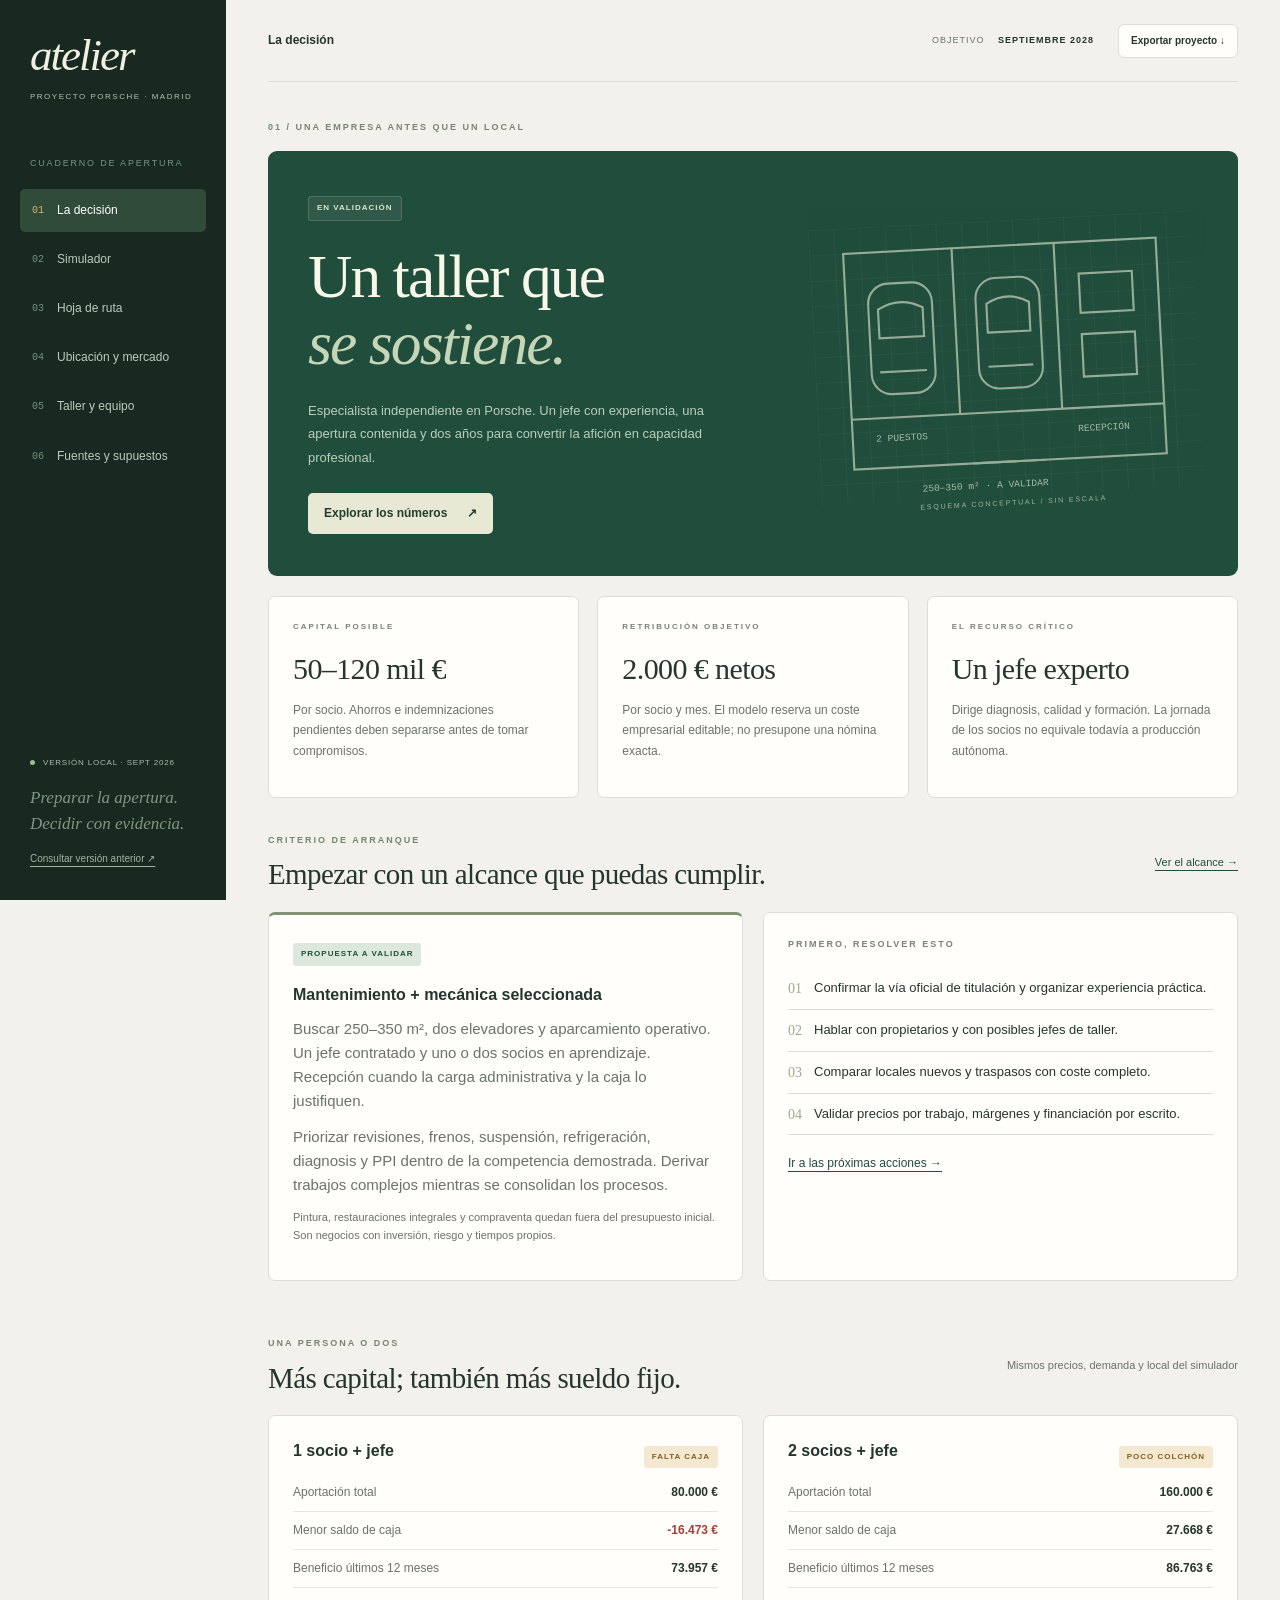
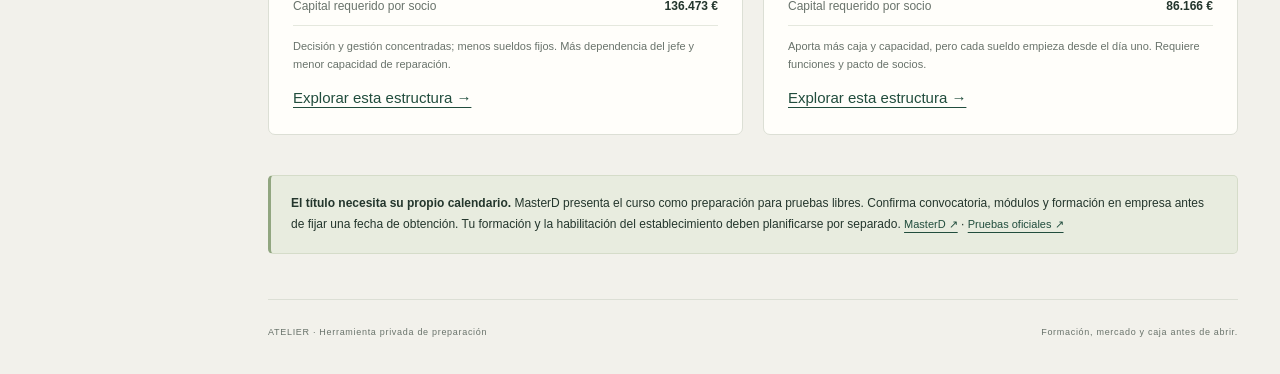
<file: index.html>
<!doctype html>
<html lang="es">
<head>
  <meta charset="utf-8"><meta name="viewport" content="width=device-width,initial-scale=1">
  <meta name="theme-color" content="#172921"><meta name="robots" content="noindex,nofollow">
  <title>Atelier · Proyecto de taller 2028</title>
  <link rel="icon" href="referencia/icons/favicon-64.png"><link rel="stylesheet" href="css/style.css">
  <script defer src="js/model.js"></script><script defer src="js/market-data.js"></script>
  <script defer src="js/technical-data.js"></script><script defer src="js/roadmap.js"></script><script defer src="js/app.js"></script>
</head>
<body>
<a class="skip" href="#main">Saltar al contenido</a>
<aside class="sidebar">
  <a class="brand" href="#decision">atelier<span>PROYECTO PORSCHE · MADRID</span></a>
  <div class="sidebar-label">CUADERNO DE APERTURA</div>
  <nav aria-label="Secciones del proyecto">
    <a href="#decision" class="active"><span>01</span>La decisión</a>
    <a href="#simulador"><span>02</span>Simulador</a>
    <a href="#calendario"><span>03</span>Hoja de ruta</a>
    <a href="#ubicacion"><span>04</span>Ubicación y mercado</a>
    <a href="#taller"><span>05</span>Taller y equipo</a>
    <a href="#fuentes"><span>06</span>Fuentes y supuestos</a>
  </nav>
  <div class="sidebar-bottom"><span class="live-dot"></span> VERSIÓN LOCAL · SEPT 2026<p>Preparar la apertura.<br>Decidir con evidencia.</p><a href="referencia/index.html" target="_blank">Consultar versión anterior ↗</a></div>
</aside>
<main id="main">
  <header class="topbar"><span id="breadcrumb">La decisión</span><span class="top-note">OBJETIVO <b>SEPTIEMBRE 2028</b></span><button class="small-button" id="export-all">Exportar proyecto ↓</button></header>
  <div class="page active" id="decision">
    <div class="eyebrow">01 / UNA EMPRESA ANTES QUE UN LOCAL</div>
    <section class="hero">
      <div><span class="pill light">EN VALIDACIÓN</span><h1>Un taller que<br><em>se sostiene.</em></h1><p>Especialista independiente en Porsche. Un jefe con experiencia, una apertura contenida y dos años para convertir la afición en capacidad profesional.</p><a href="#simulador" class="primary">Explorar los números <span>↗</span></a></div>
      <div class="hero-drawing" aria-hidden="true"><svg viewBox="0 0 360 260"><defs><pattern id="grid" width="24" height="24" patternUnits="userSpaceOnUse"><path d="M24 0H0V24" fill="none" stroke="#adc5b522" stroke-width="1"/></pattern></defs><rect width="360" height="260" fill="url(#grid)"/><g fill="none" stroke="#b3c5ad" stroke-width="2"><rect x="32" y="24" width="294" height="203"/><path d="M32 180H326M134 24V180M230 24V180M145 227H211"/><rect x="53" y="54" width="60" height="104" rx="19"/><rect x="154" y="54" width="60" height="104" rx="19"/><path d="M62 78Q83 66 104 78V105H62ZM164 78Q184 66 204 78V105H164ZM61 137H105M163 137H205M252 54H302V91H252ZM252 111H302V151H252Z"/></g><g fill="#c7d9bf" font-family="monospace" font-size="9"><text x="54" y="202">2 PUESTOS</text><text x="244" y="202">RECEPCIÓN</text><text x="95" y="251">250–350 m² · A VALIDAR</text></g></svg><span>ESQUEMA CONCEPTUAL / SIN ESCALA</span></div>
    </section>
    <div class="intro-grid"><article class="card"><span class="eyebrow">CAPITAL POSIBLE</span><h2>50–120 mil €</h2><p>Por socio. Ahorros e indemnizaciones pendientes deben separarse antes de tomar compromisos.</p></article><article class="card"><span class="eyebrow">RETRIBUCIÓN OBJETIVO</span><h2>2.000 € netos</h2><p>Por socio y mes. El modelo reserva un coste empresarial editable; no presupone una nómina exacta.</p></article><article class="card"><span class="eyebrow">EL RECURSO CRÍTICO</span><h2>Un jefe experto</h2><p>Dirige diagnosis, calidad y formación. La jornada de los socios no equivale todavía a producción autónoma.</p></article></div>
    <div class="section-head"><div><span class="eyebrow">CRITERIO DE ARRANQUE</span><h2>Empezar con un alcance que puedas cumplir.</h2></div><a href="#taller">Ver el alcance →</a></div>
    <div class="two-col"><article class="card recommendation"><span class="pill">PROPUESTA A VALIDAR</span><h3>Mantenimiento + mecánica seleccionada</h3><p>Buscar 250–350 m², dos elevadores y aparcamiento operativo. Un jefe contratado y uno o dos socios en aprendizaje. Recepción cuando la carga administrativa y la caja lo justifiquen.</p><p>Priorizar revisiones, frenos, suspensión, refrigeración, diagnosis y PPI dentro de la competencia demostrada. Derivar trabajos complejos mientras se consolidan los procesos.</p><p class="small">Pintura, restauraciones integrales y compraventa quedan fuera del presupuesto inicial. Son negocios con inversión, riesgo y tiempos propios.</p></article><article class="card"><span class="eyebrow">PRIMERO, RESOLVER ESTO</span><ol class="plain-steps"><li>Confirmar la vía oficial de titulación y organizar experiencia práctica.</li><li>Hablar con propietarios y con posibles jefes de taller.</li><li>Comparar locales nuevos y traspasos con coste completo.</li><li>Validar precios por trabajo, márgenes y financiación por escrito.</li></ol><a href="#calendario" class="text-link">Ir a las próximas acciones →</a></article></div>
    <div class="section-head"><div><span class="eyebrow">UNA PERSONA O DOS</span><h2>Más capital; también más sueldo fijo.</h2></div><span class="small">Mismos precios, demanda y local del simulador</span></div><div id="owner-comparison" class="two-col"></div>
    <div class="notice"><strong>El título necesita su propio calendario.</strong> MasterD presenta el curso como preparación para pruebas libres. Confirma convocatoria, módulos y formación en empresa antes de fijar una fecha de obtención. Tu formación y la habilitación del establecimiento deben planificarse por separado. <a href="https://www.masterd.es/fp-tecnico-superior-automocion" target="_blank" rel="noopener">MasterD ↗</a> · <a href="https://www.comunidad.madrid/educacion/pruebas-obtencion-titulos-tecnico-tecnico-superior-fp" target="_blank" rel="noopener">Pruebas oficiales ↗</a></div>
  </div>
  <div class="page" id="simulador" hidden>
    <div class="eyebrow">02 / ECONOMÍA DEL TALLER</div><div class="section-head"><div><h1>Prueba el negocio.<br><em>Entiende cada supuesto.</em></h1><p>Importes sin IVA, salvo caja, cobros y pagos. Proyección mensual desde la apertura. Sin ayudas presupuestadas.</p></div></div>
    <div class="preset-bar" aria-label="Escenarios de partida"><button data-preset="solo" class="selected">1 socio · base</button><button data-preset="duo">2 socios · misma demanda</button><button data-preset="stress">Arranque lento</button><button data-preset="high">Demanda alta</button></div><p class="small">Sensibilidad con más demanda. Todos los escenarios son hipótesis editables, pendientes de validación comercial.</p>
    <div class="sim-layout"><div class="controls card"><div class="controls-title"><h3>Supuestos del escenario</h3><span class="pill muted">EDITABLES</span></div><div id="fields"></div><p class="small">Los precios iniciales son presupuestos para preparar 2028. Contrasta cada partida con ofertas reales antes de comprometer capital.</p></div>
    <div class="results"><div id="model-errors" class="notice error" role="alert" hidden></div><div id="diagnosis" class="diagnosis" aria-live="polite"></div><div id="metrics" class="metrics"></div>
      <article class="card chart-card"><div class="section-head"><div><h3>Caja mes a mes</h3><p class="small">El saldo incluye IVA y pagos de financiación.</p></div><span class="chart-legend"><i></i> Caja <i class="reserve"></i> Reserva</span></div><div id="cash-chart"></div><div id="cash-detail" class="chart-detail"></div><label class="scrubber">Inspeccionar mes <input id="chart-month" type="range" min="0" max="36" value="0" aria-label="Mes del gráfico"></label></article>
      <div class="two-col"><article class="card"><h3>Cómo se financia la apertura</h3><div id="funding"></div></article><article class="card"><h3>Capacidad y clientes</h3><div id="capacity"></div></article></div>
      <article class="card"><h3>Qué pasa si el arranque se complica</h3><p class="small">Cada prueba cambia solo las variables indicadas sobre tu escenario actual.</p><div id="sensitivity" class="table-wrap"></div></article>
    </div></div>
    <article class="card"><div class="section-head"><div><h3>Guardar y comparar tu trabajo</h3><p class="small">Los escenarios se guardan en este navegador. Exporta una copia para llevarlos a otro ordenador.</p></div></div><div class="save-row"><input id="scenario-name" placeholder="Nombre del escenario" maxlength="60" aria-label="Nombre del escenario"><button id="save-scenario" class="primary">Guardar escenario</button><select id="saved-scenarios" aria-label="Escenarios guardados"><option value="">Escenarios guardados…</option></select><button id="load-scenario">Cargar</button><button id="export-csv">Descargar meses CSV</button><label class="button-label" for="import-project">Importar proyecto<input id="import-project" type="file" accept=".json,application/json" hidden></label></div><p id="save-status" class="small" role="status"></p></article>
    <details class="card"><summary>Cuenta de resultados y tesorería · todos los meses</summary><div id="monthly-table" class="table-wrap"></div></details>
  </div>
  <div class="page" id="calendario" hidden><div class="eyebrow">03 / DEL APRENDIZAJE A LA APERTURA</div><h1>Dos años.<br><em>Decisiones por etapas.</em></h1><p>Calendario de trabajo hacia septiembre de 2028. Junio es la fecha más temprana planteada, condicionada a formación, equipo, local y financiación.</p><div class="notice">Dedicación provisional: 6–8 horas semanales al proyecto, además del estudio. Pendiente de confirmar disponibilidad. Las prácticas necesitan un acuerdo específico; no equivalen a estas horas de planificación.</div><div class="section-head"><h2>Próximos 30 días</h2><span id="roadmap-progress" class="pill"></span></div><div id="next-actions" class="card task-list"></div><div id="roadmap"></div><div class="section-head"><h2>Las condiciones para abrir</h2></div><div id="gates" class="two-col"></div></div>
  <div class="page" id="ubicacion" hidden><div class="eyebrow">04 / CLIENTES, ACCESOS Y COMPETENCIA</div><h1>La zona es una hipótesis.<br><em>El local, una comprobación.</em></h1><p>La concentración de Porsche ayuda a seleccionar zonas. La captación depende también de competidores, confianza, desplazamientos y servicios.</p><div class="notice">Datos de parque: archivo DGT de marzo de 2026 aportado por ti. Son vehículos registrados, no clientes disponibles ni ubicación habitual garantizada. Los anuncios son referencias de oferta consultadas, no locales técnicamente aprobados.</div><div id="market-recommendation"></div><div id="areas" class="two-col"></div><div class="section-head"><h2>Competidores que hay que conocer</h2></div><div id="competitors" class="table-wrap card"></div><div class="section-head"><h2>Alquiler frente a traspaso</h2></div><div class="two-col"><article class="card"><h3>Adaptar una nave</h3><p>Comparar alquiler, fianza, garantías, proyecto, obra, potencia, ventilación, protección contra incendios y meses de renta sin ingresos. Comprobar uso permitido antes de firmar.</p></article><article class="card"><h3>Asumir un taller existente</h3><p>Comparar precio de traspaso, estado de equipos, contrato, adecuaciones pendientes y cartera demostrable. Un traspaso puede ahorrar obra y plazo; su rentabilidad debe demostrarse con documentación.</p></article></div><div id="rent-listings" class="card"></div><article class="card"><h3>Validar demanda: una muestra útil</h3><p>Entrevistar a 25–30 propietarios por zona y tipo de coche. Registrar taller actual, gasto anual, trabajos, motivos de elección y disposición a probar otro. Participar en grupos con transparencia; separar amistad, interés y reserva efectiva.</p><p>Complementar con 5–8 conversaciones con profesionales. Trabajar después sobre órdenes de reparación reales: horas vendidas, coste de piezas, repetición y garantía. Las facturas de tus tres coches son el inicio de la muestra, no un promedio del mercado.</p><a href="referencia/parque.html" target="_blank">Abrir observatorio original ↗</a><p class="small">En el observatorio original, las puntuaciones de zonas y la supuesta garantía por antigüedad no están validadas y no alimentan este simulador.</p></article></div>
  <div class="page" id="taller" hidden><div class="eyebrow">05 / CAPACIDAD, EQUIPO Y CALIDAD</div><h1>Comprar para trabajar.<br><em>Crecer cuando haga falta.</em></h1><p>Presupuesto inicial editable, con compra o financiación por partida. Los plazos, instalación y acceso a diagnosis requieren oferta escrita.</p><div id="scope" class="three-col"></div><div class="section-head"><div><h2>Presupuesto de inversión</h2><p>Importes base para el escenario; la financiación añade deuda y mantiene el pago inicial del IVA. Se modela un préstamo para equipos, no un contrato de leasing.</p></div><button id="reset-investments">Restaurar presupuesto inicial</button></div><div id="investment-total" class="metrics"></div><div id="equipment" class="table-wrap card"></div><div class="notice">Presupuesto orientativo, no proyecto técnico. El número de elevadores se ajusta por separado en el simulador: si cambias cantidad o importe de elevación, actualiza también la capacidad. Financia solo activos que la entidad acepte.</div><div class="section-head"><h2>La operación del primer año</h2></div><div class="two-col"><article class="card"><h3>El jefe: técnico y formador</h3><div id="chief-budget"></div><p>Seleccionar con entrevista técnica, referencias y prueba práctica acordada. Dejar por escrito responsabilidades, control de calidad, formación y sustitución en vacaciones o baja. Un único experto limita los trabajos simultáneos complejos.</p></article><article class="card"><h3>Recepción y gestión</h3><p>Repartir agenda, presupuestos, recambios, cobros, garantías y contabilidad cada semana. El 20 % de gestión es un objetivo, no una capacidad demostrada.</p><p>Valorar recepción parcial cuando esas tareas resten más de 20–25 horas semanales a producción o se pierdan llamadas y presupuestos. Incorporarla solo si la caja y la carga sostenida cubren el coste. El simulador permite fijar mes y coste.</p></article></div><article class="card"><h3>Un proceso repetible para cada coche</h3><div class="process"><span>Recepción y fotos</span><b>→</b><span>Diagnosis autorizada</span><b>→</b><span>Presupuesto</span><b>→</b><span>Reparación</span><b>→</b><span>Control y entrega</span></div><p>Registrar VIN, estado, presupuesto aceptado, piezas y pares de apriete según fabricante. No realizar trabajos adicionales sin autorización. Un desmontaje diagnóstico puede ser necesario: presupuestarlo y autorizarlo expresamente. Control final y prueba de carretera cuando procedan.</p></article></div>
  <div class="page" id="fuentes" hidden><div class="eyebrow">06 / EVIDENCIA Y LÍMITES</div><h1>Saber de dónde<br><em>sale cada cifra.</em></h1><p>Revisión: septiembre de 2026. Las referencias actuales no garantizan precios, disponibilidad, ayudas ni regulación en 2028.</p><div class="three-col"><article class="card"><span class="pill">CONFIRMADO POR TI</span><p>1–2 socios posibles; 50–120 mil euros por persona; 2.000 € netos por socio; sin experiencia profesional de taller; jefe contratado por identificar.</p></article><article class="card"><span class="pill amber">HIPÓTESIS DE TRABAJO</span><p>Demanda, aprendizaje, tarifa, margen, coste empresarial, reforma y financiación. Todos requieren contraste; moverlos no demuestra viabilidad.</p></article><article class="card"><span class="pill muted">PENDIENTE</span><p>Capital líquido disponible, condiciones del socio, prácticas, candidato técnico, local, ofertas finales y primeras reservas de clientes.</p></article></div><article class="card"><h2>Cómo calcula el simulador</h2><div id="assumptions"></div></article><article class="card"><h3>Costes recurrentes incluidos y por confirmar</h3><p>La partida «otros costes fijos» debe cubrir: diagnosis y documentación técnica, software de gestión, seguros de responsabilidad y custodia, gestoría, prevención, electricidad y agua, teléfono, residuos, limpieza, ropa, revisiones y calibración. El presupuesto agregado es editable; requiere ofertas por concepto.</p><p>Comisiones bancarias iniciales, costes personales de transición, asesoría extraordinaria, retrasos de obra y formación adicional deben incorporarse al presupuesto. No hay revalorización del negocio ni precio de venta final que rescate una caja negativa.</p></article><div id="source-list"></div><article class="card"><h3>Qué se corrigió respecto a la versión anterior</h3><ul><li>Ventas completas de recambios, beneficio contable y flujo de caja separados.</li><li>Préstamos recibidos en caja y pagos que terminan al vencimiento.</li><li>IVA a compensar y liquidaciones trimestrales; sin devolución automática en el mes 4.</li><li>Aprendizaje de socios, demanda separada de plantilla y capacidad limitada por puestos.</li><li>Gastos anteriores a abrir, reserva mínima y escenarios adversos.</li><li>Ayudas, pintura y compraventa fuera del escenario inicial.</li><li>Datos y partidas completas disponibles en local sin cargar un catálogo por internet.</li></ul><p class="small">La versión anterior y sus archivos se conservan. Sus escenarios del navegador no se importan automáticamente porque las fórmulas y el alcance han cambiado.</p></article></div>
  <footer>ATELIER · Herramienta privada de preparación <span>Formación, mercado y caja antes de abrir.</span></footer>
</main><div id="toast" role="status"></div><noscript>Activa JavaScript para utilizar el simulador. El proyecto original se conserva en la carpeta superior.</noscript>
</body></html>
</file>
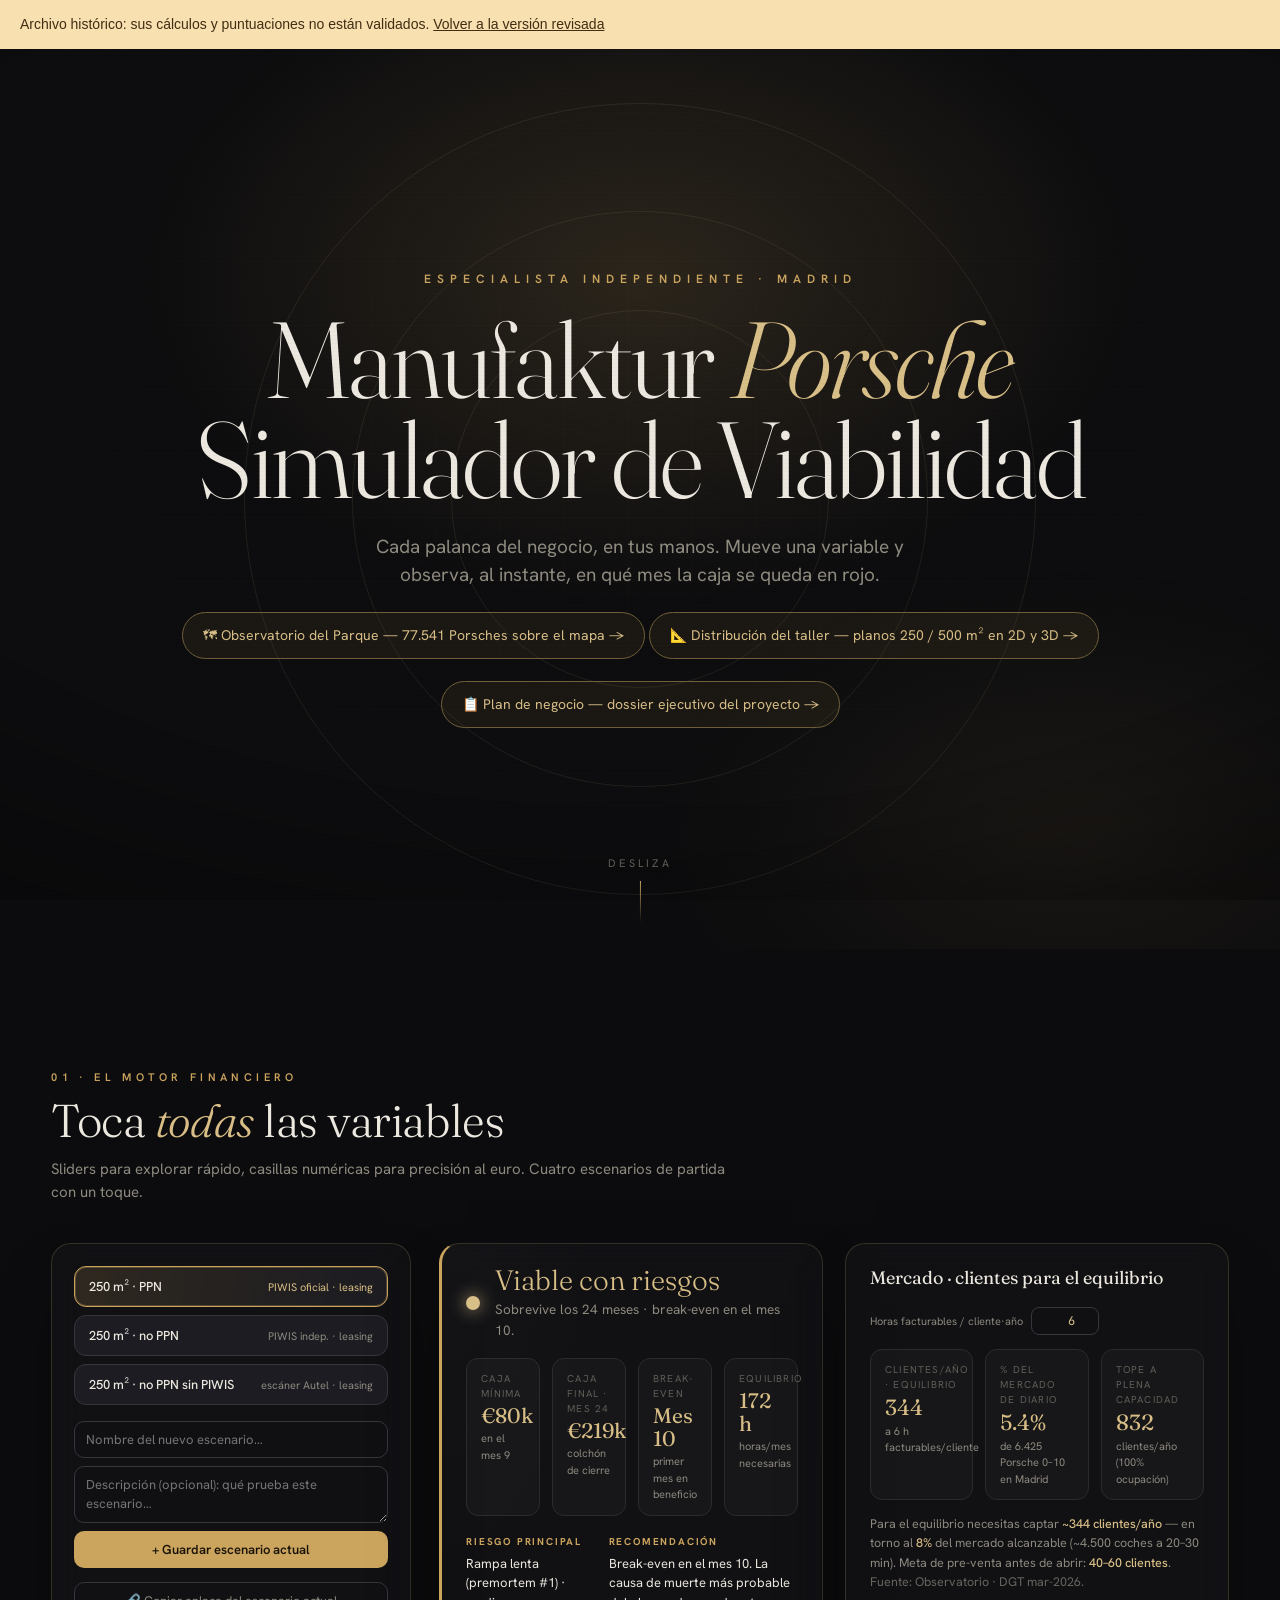
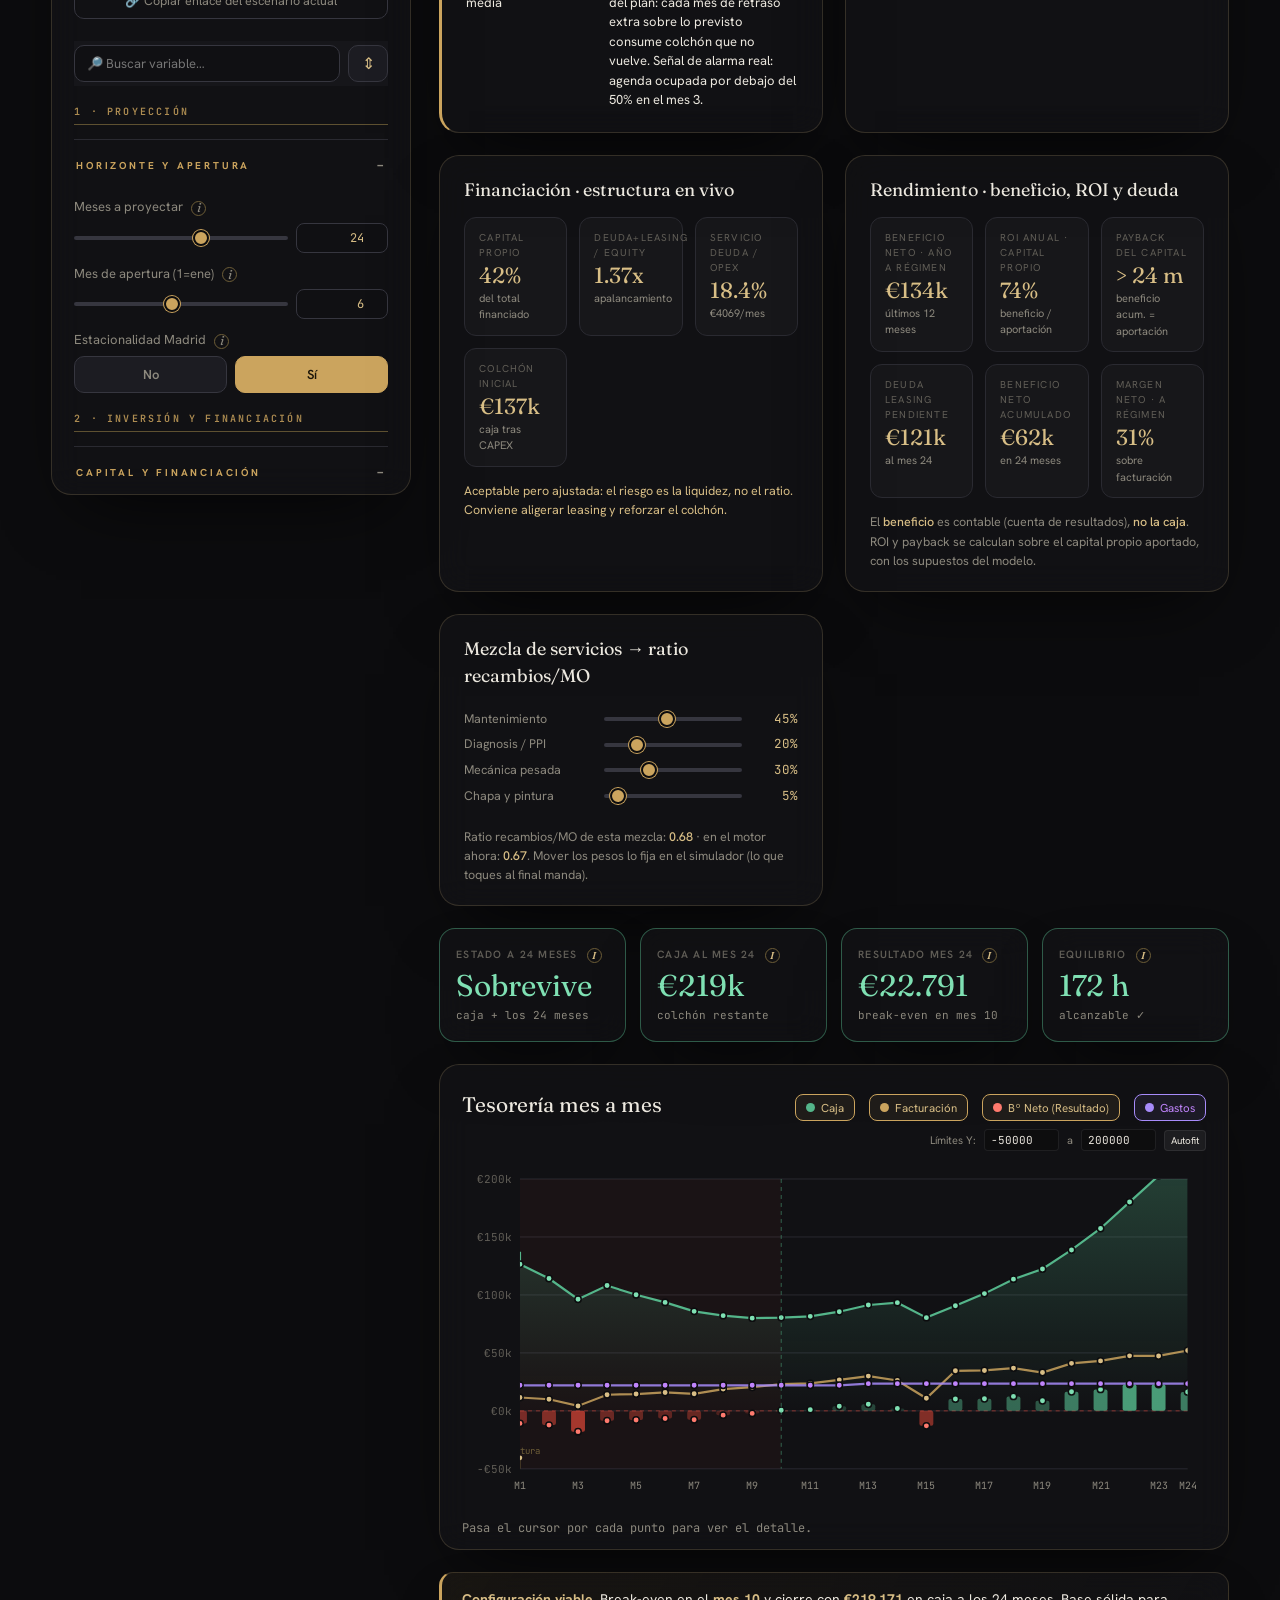
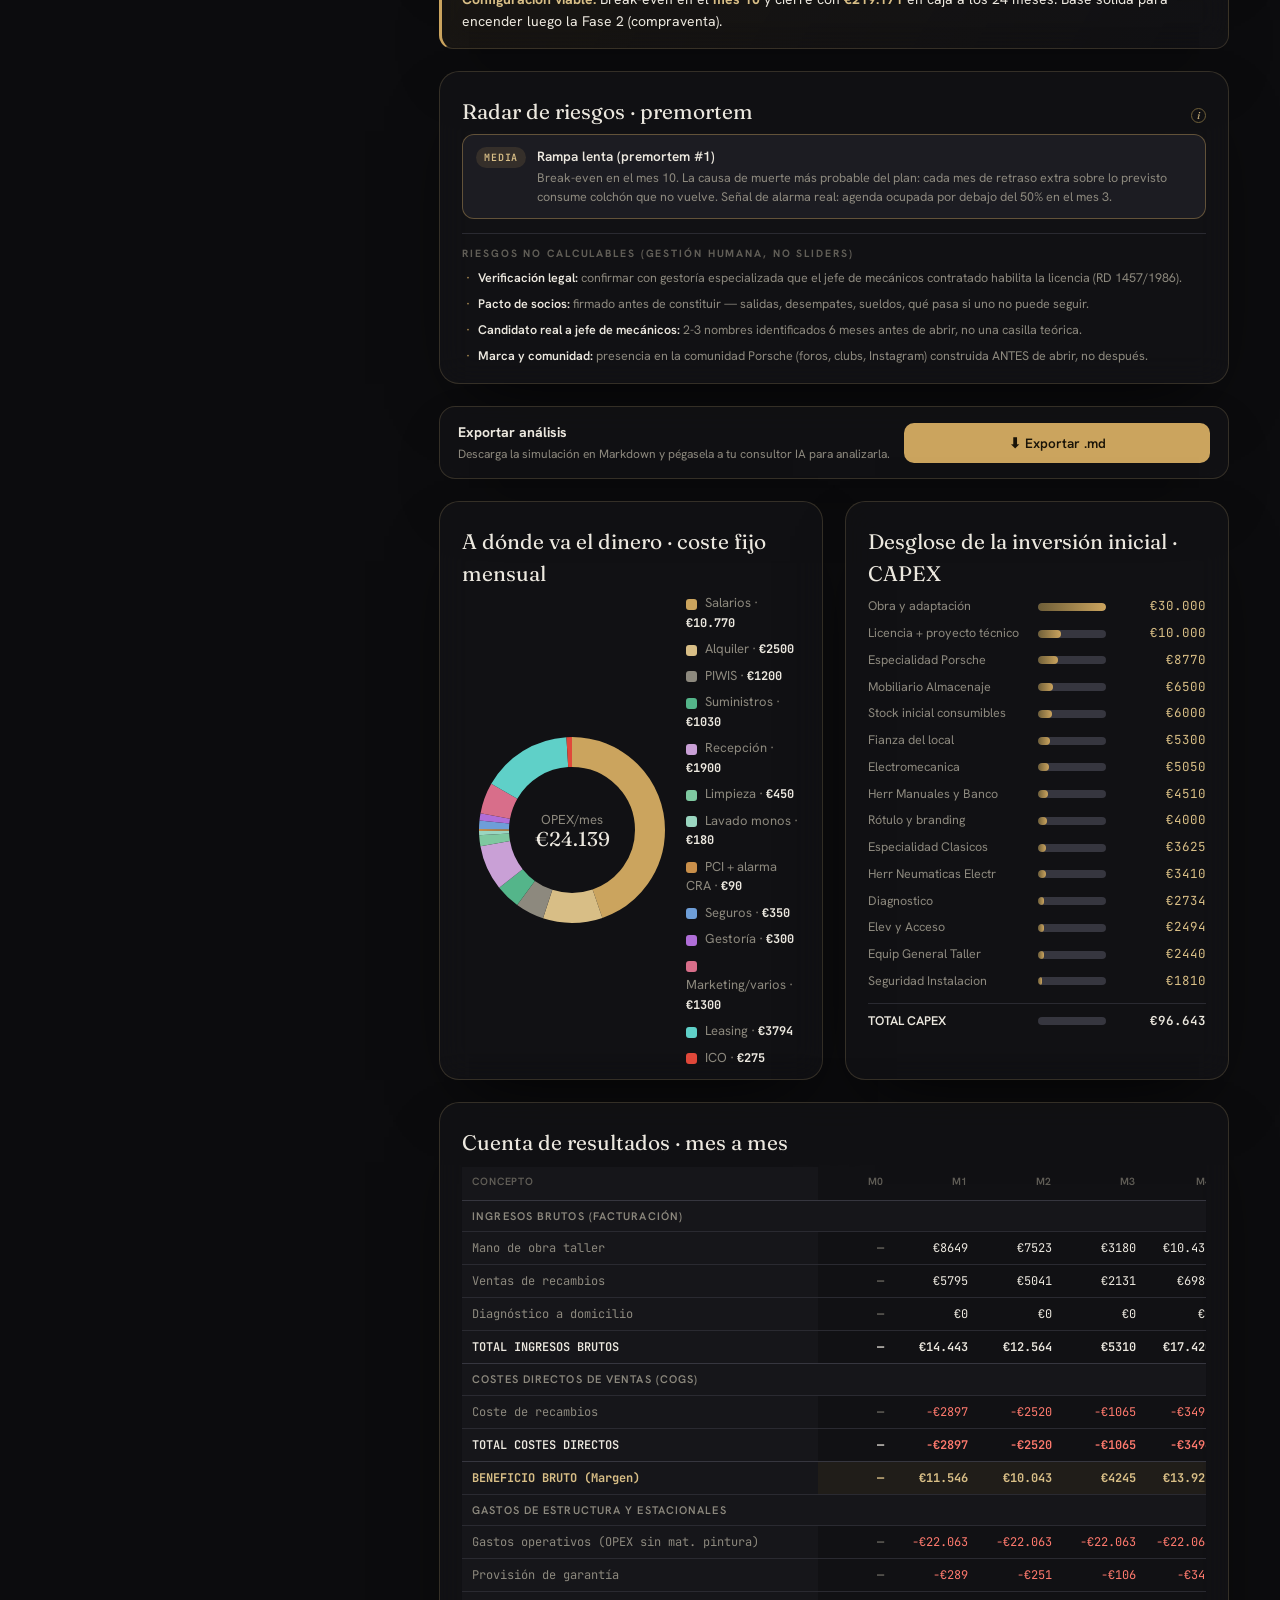
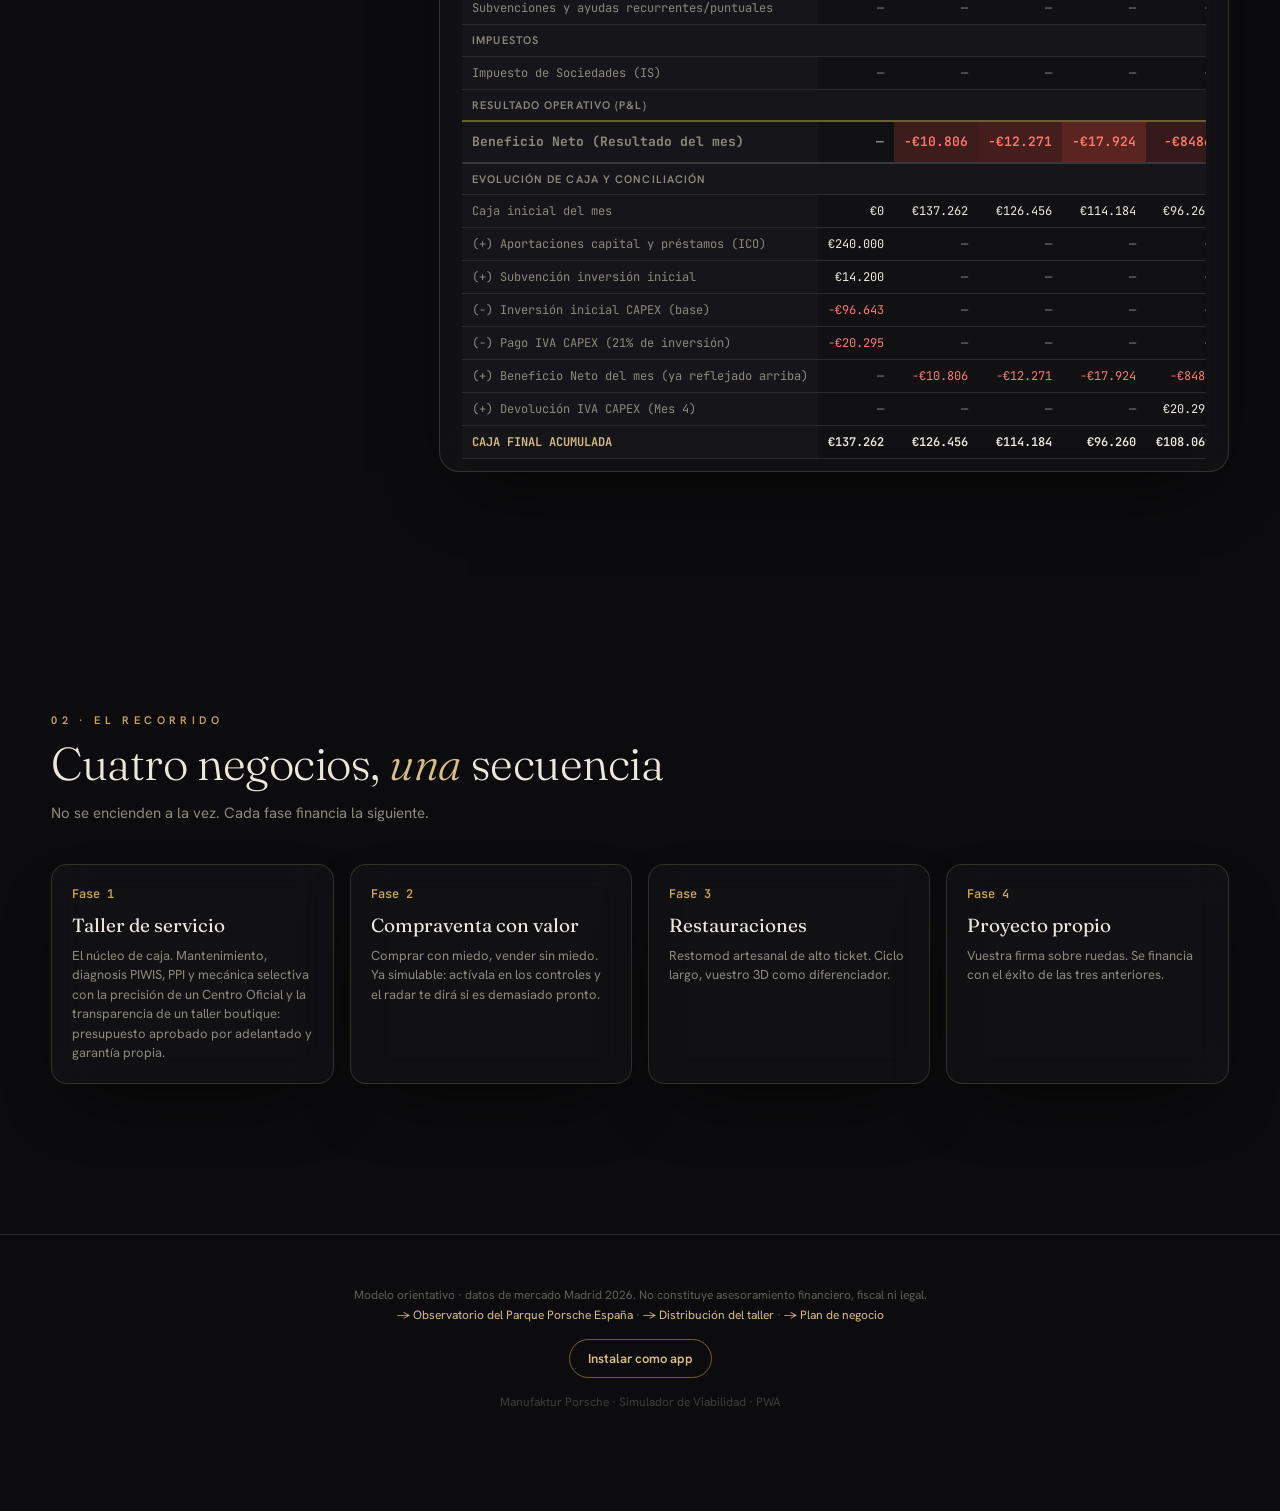
<file: referencia/index.html>
<!DOCTYPE html>
<html lang="es">
<head>
<meta charset="UTF-8">
<meta name="viewport" content="width=device-width, initial-scale=1.0, viewport-fit=cover">
<meta name="theme-color" content="#0c0c0e">
<meta name="description" content="Simulador financiero interactivo para un taller boutique especialista Porsche en Madrid.">
<title>Manufaktur Porsche · Simulador de Viabilidad</title>
<link rel="manifest" href="manifest.webmanifest">
<link rel="apple-touch-icon" href="icons/apple-touch-icon.png">
<link rel="icon" href="icons/favicon-64.png">
<meta name="apple-mobile-web-app-capable" content="yes">
<meta name="apple-mobile-web-app-status-bar-style" content="black-translucent">
<link rel="preconnect" href="https://fonts.googleapis.com">
<link rel="preconnect" href="https://fonts.gstatic.com" crossorigin>
<link href="https://fonts.googleapis.com/css2?family=Fraunces:ital,opsz,wght@0,9..144,300..600;1,9..144,400&family=Hanken+Grotesk:wght@300;400;500;600;700&family=JetBrains+Mono:wght@400;600&display=swap" rel="stylesheet">
<style>
:root{
  --bg:#0c0c0e;--bg2:#101013;--panel:#16161a;--panel2:#1c1c22;
  --line:#2a2a31;--line2:#36363f;
  --ink:#ece8df;--mut:#8d897e;--mut2:#615e57;
  --gold:#cBA45e;--gold-soft:#d8be86;--gold-dim:#6e5e38;
  --red:#e0483a;--red-soft:#ff7a6e;--green:#54b58a;--green-soft:#7fe0b3;--purple:#a78bfa;--purple-soft:#c084fc;
  --glass:rgba(22,22,26,.55);--glass-line:rgba(216,190,134,.18);
}
*{box-sizing:border-box;margin:0;padding:0}
html{scroll-behavior:smooth;-webkit-text-size-adjust:100%}
body{background:var(--bg);color:var(--ink);font-family:'Hanken Grotesk',sans-serif;
  overflow-x:clip;-webkit-font-smoothing:antialiased;line-height:1.5}
/* film grain + vignette overlays */
.grain,.vignette{position:fixed;inset:0;pointer-events:none;z-index:60}
.grain{opacity:.05;mix-blend-mode:overlay;
  background-image:url("data:image/svg+xml,%3Csvg xmlns='http://www.w3.org/2000/svg' width='180' height='180'%3E%3Cfilter id='n'%3E%3CfeTurbulence type='fractalNoise' baseFrequency='.85' numOctaves='2' stitchTiles='stitch'/%3E%3C/filter%3E%3Crect width='100%25' height='100%25' filter='url(%23n)'/%3E%3C/svg%3E")}
.vignette{background:radial-gradient(120% 90% at 50% 40%,transparent 55%,rgba(0,0,0,.55) 100%);z-index:1}
.scanline{position:fixed;inset:0;pointer-events:none;z-index:61;opacity:.4;
  background:repeating-linear-gradient(to bottom,transparent 0 3px,rgba(0,0,0,.04) 3px 4px)}

/* ---------- HERO ---------- */
.hero{position:relative;min-height:100svh;display:flex;align-items:center;justify-content:center;
  text-align:center;overflow:hidden;padding:30px}
.hero .layer{position:absolute;inset:-12% -6%;will-change:transform}
.hero .l-glow{background:
  radial-gradient(60% 50% at 50% 30%,rgba(203,164,94,.16),transparent 60%),
  radial-gradient(50% 40% at 80% 80%,rgba(203,164,94,.07),transparent 60%)}
.hero .l-grid{opacity:.5;background-image:
  linear-gradient(rgba(203,164,94,.05) 1px,transparent 1px),
  linear-gradient(90deg,rgba(203,164,94,.05) 1px,transparent 1px);
  background-size:64px 64px;mask:radial-gradient(70% 60% at 50% 45%,#000,transparent 80%)}
.hero .l-rings{display:flex;align-items:center;justify-content:center}
.ring{position:absolute;border:1px solid rgba(216,190,134,.10);border-radius:50%}
.hero-inner{position:relative;z-index:5;max-width:920px}
.eyebrow{font-size:12px;letter-spacing:.5em;text-transform:uppercase;color:var(--gold);font-weight:600;margin-bottom:22px}
.hero h1{font-family:'Fraunces',serif;font-weight:300;font-size:clamp(42px,9vw,108px);line-height:.92;letter-spacing:-.02em}
.hero h1 em{font-style:italic;color:var(--gold-soft)}
.hero p{color:var(--mut);font-size:clamp(15px,2vw,19px);max-width:560px;margin:24px auto 0}
.scrollcue{position:absolute;bottom:26px;left:50%;transform:translateX(-50%);z-index:5;
  color:var(--mut2);font-size:11px;letter-spacing:.3em;text-transform:uppercase;display:flex;flex-direction:column;align-items:center;gap:10px}
.scrollcue .line{width:1px;height:42px;background:linear-gradient(var(--gold),transparent);animation:cue 2.2s infinite}
@keyframes cue{0%{transform:scaleY(0);transform-origin:top}40%{transform:scaleY(1);transform-origin:top}60%{transform:scaleY(1);transform-origin:bottom}100%{transform:scaleY(0);transform-origin:bottom}}

/* ---------- SECTIONS ---------- */
.wrap{max-width:2280px;margin:0 auto;padding:0 clamp(24px,4vw,72px)}
section.block{padding:clamp(60px,10vw,120px) 0;position:relative;z-index:2}
.reveal{opacity:0;transform:translateY(38px);transition:opacity .9s cubic-bezier(.2,.7,.2,1),transform .9s cubic-bezier(.2,.7,.2,1)}
.reveal.in{opacity:1;transform:none}
.sec-head{max-width:680px;margin-bottom:40px}
.sec-head .k{font-size:11px;letter-spacing:.4em;text-transform:uppercase;color:var(--gold);font-weight:600}
.sec-head h2{font-family:'Fraunces',serif;font-weight:300;font-size:clamp(28px,5vw,46px);line-height:1.02;margin-top:12px;letter-spacing:-.01em}
.sec-head h2 em{font-style:italic;color:var(--gold-soft)}
.sec-head p{color:var(--mut);margin-top:14px;font-size:15px}

/* simulator layout */
.sim{display:grid;grid-template-columns:360px minmax(0,1fr);gap:28px;align-items:start}
@media(max-width:1000px){.sim{grid-template-columns:1fr}}
.glass{background:var(--glass);border:1px solid var(--glass-line);border-radius:20px;
  backdrop-filter:blur(16px) saturate(1.2);-webkit-backdrop-filter:blur(16px) saturate(1.2);
  box-shadow:0 30px 70px -30px rgba(0,0,0,.8)}
.controls{padding:22px;position:sticky;top:24px;max-height:calc(100vh - 48px);overflow-y:auto}
.controls::-webkit-scrollbar{width:7px}
.controls::-webkit-scrollbar-thumb{background:var(--line2);border-radius:7px}
.controls::-webkit-scrollbar-track{background:transparent}

.presets{display:grid;gap:8px;margin-bottom:8px}
.preset{cursor:pointer;text-align:left;border:1px solid var(--line2);background:var(--panel2);color:var(--ink);
  padding:11px 14px;border-radius:12px;font-family:inherit;font-size:13px;font-weight:500;transition:.2s;
  display:flex;justify-content:space-between;gap:8px;align-items:center}
.preset:hover{border-color:var(--gold-dim);transform:translateX(3px)}
.preset.active{border-color:var(--gold);background:linear-gradient(100deg,rgba(203,164,94,.16),var(--panel2));box-shadow:0 0 0 1px rgba(203,164,94,.3) inset}
.preset small{color:var(--mut);font-weight:400;font-size:11px}.preset.active small{color:var(--gold-soft)}

.acc{border-top:1px solid var(--line);margin-top:14px}
.acc>summary{cursor:pointer;list-style:none;padding:14px 2px 10px;font-size:10px;letter-spacing:.28em;
  text-transform:uppercase;color:var(--gold);font-weight:700;display:flex;justify-content:space-between;align-items:center}
.acc>summary::-webkit-details-marker{display:none}
.acc>summary::after{content:"+";color:var(--mut);font-size:15px}
.acc[open]>summary::after{content:"–"}
.field{margin:11px 0}
.field .lab{display:flex;justify-content:space-between;align-items:baseline;margin-bottom:6px;gap:8px}
.field .lab span{font-size:13px;color:var(--mut)}
.field .row{display:flex;gap:8px;align-items:center}
input[type=range]{-webkit-appearance:none;appearance:none;flex:1;height:4px;border-radius:4px;background:var(--line2);outline:none;cursor:pointer}
input[type=range]::-webkit-slider-thumb{-webkit-appearance:none;width:16px;height:16px;border-radius:50%;background:var(--gold);border:2px solid var(--bg);box-shadow:0 0 0 1px var(--gold);transition:.15s}
input[type=range]::-webkit-slider-thumb:hover{transform:scale(1.18)}
input[type=range]::-moz-range-thumb{width:15px;height:15px;border:2px solid var(--bg);border-radius:50%;background:var(--gold);cursor:pointer}
input.num{width:92px;background:var(--bg2);border:1px solid var(--line2);color:var(--gold-soft);
  font-family:'JetBrains Mono',monospace;font-size:12px;padding:6px 8px;border-radius:8px;text-align:right}
input.num:focus{outline:none;border-color:var(--gold)}
.derived{font-size:11px;color:var(--mut2);font-family:'JetBrains Mono',monospace;margin-top:4px}
.toggle{display:flex;gap:8px}
.toggle button{flex:1;cursor:pointer;border:1px solid var(--line2);background:var(--panel2);color:var(--mut);
  padding:9px;border-radius:10px;font-family:inherit;font-size:13px;font-weight:600;transition:.2s}
.toggle button.on{background:var(--gold);color:#1a1408;border-color:var(--gold)}

/* stage */
.stage{display:flex;flex-direction:column;gap:22px;perspective:1400px}
.kpis{display:grid;grid-template-columns:repeat(4,1fr);gap:14px}
@media(max-width:760px){.kpis{grid-template-columns:repeat(2,1fr)}}
.kpi{padding:18px 16px;border-radius:16px;transform-style:preserve-3d;transition:transform .12s ease-out,border-color .3s;position:relative;overflow:hidden}
.kpi::after{content:"";position:absolute;inset:0;pointer-events:none;background:radial-gradient(150px 100px at var(--mx,50%) var(--my,0%),rgba(203,164,94,.13),transparent 70%);opacity:0;transition:.3s}
.kpi:hover::after{opacity:1}
.kpi .klab{font-size:10.5px;text-transform:uppercase;letter-spacing:.12em;color:var(--mut2);font-weight:600;transform:translateZ(18px)}
.kpi .kval{font-family:'Fraunces',serif;font-size:clamp(20px,2.4vw,30px);font-weight:400;margin-top:8px;line-height:1;transform:translateZ(36px)}
.kpi .ksub{font-size:11px;color:var(--mut);margin-top:6px;font-family:'JetBrains Mono',monospace;transform:translateZ(12px)}
.kpi.danger{border-color:rgba(224,72,58,.5)}.kpi.danger .kval{color:var(--red-soft)}
.kpi.ok{border-color:rgba(84,181,138,.45)}.kpi.ok .kval{color:var(--green-soft)}
.chartcard{padding:24px 22px 12px;transform-style:preserve-3d;transition:transform .15s ease-out}
.chart-head{display:flex;justify-content:space-between;align-items:baseline;flex-wrap:wrap;gap:8px;margin-bottom:4px}
.chart-head h3{font-family:'Fraunces',serif;font-weight:400;font-size:21px}
.legend{display:flex;gap:14px;font-size:12px;color:var(--mut);flex-wrap:wrap}
  .legend i{display:inline-block;width:10px;height:10px;border-radius:3px;margin-right:6px;vertical-align:middle}
  .layer-toggle {
    cursor: pointer;
    display: inline-flex;
    align-items: center;
    padding: 4px 10px;
    border-radius: 8px;
    border: 1px solid var(--line2);
    background: var(--panel2);
    transition: all .2s;
    user-select: none;
    font-size: 11.5px;
    color: var(--mut);
  }
  .layer-toggle:hover {
    border-color: var(--gold-dim);
    color: var(--ink);
  }
  .layer-toggle.active {
    border-color: var(--gold);
    background: rgba(203,164,94,.08);
    color: var(--gold-soft);
  }
  .layer-toggle i {
    display: inline-block;
    width: 9px;
    height: 9px;
    border-radius: 50%;
    margin-right: 6px;
    transition: opacity .2s;
  }
  .layer-toggle:not(.active) i {
    opacity: 0.3;
  }
  .layer-toggle.active[id="toggle_gastos"] {
    border-color: var(--purple);
    background: rgba(167, 139, 250, 0.08);
    color: var(--purple-soft);
  }
  
  /* Estilos para subdesgloses de CAPEX */
  .acc-sub-container {
    border-top: 1px solid var(--line);
    margin-top: 10px;
    padding-top: 10px;
  }
  .acc-sub {
    width: 100%;
  }
  .acc-sub > summary {
    cursor: pointer;
    font-size: 13.5px;
    font-weight: 600;
    color: var(--gold-soft);
    display: flex;
    justify-content: space-between;
    align-items: center;
    user-select: none;
    outline: none;
  }
  .acc-sub > summary::after {
    content: "+";
    font-size: 14px;
    color: var(--mut);
    transition: transform 0.2s;
  }
  .acc-sub[open] > summary::after {
    content: "-";
  }
  .acc-sub-content {
    margin-top: 8px;
    padding-left: 10px;
    border-left: 1.5px dashed var(--gold-dim);
    display: flex;
    flex-direction: column;
    gap: 10px;
  }
  .sub-field {
    margin-top: 4px;
  }
  .sub-field .lab span {
    font-size: 12.5px;
    color: var(--mut);
  }
  .cx-sub-val {
    font-size: 12.5px;
    color: var(--mut2);
    font-family: 'JetBrains Mono', monospace;
  }
svg{width:100%;height:auto;display:block;overflow:visible}
.tip{font-size:12px;color:var(--mut);font-family:'JetBrains Mono',monospace;margin-top:4px}
.insight{padding:16px 20px;border-radius:14px;border-left:3px solid var(--gold);font-size:14px;line-height:1.55;
  background:linear-gradient(120deg,rgba(203,164,94,.07),var(--glass))}
.insight b{color:var(--gold-soft)}

/* phases timeline */
.phases{display:grid;grid-template-columns:repeat(4,1fr);gap:16px}
@media(max-width:860px){.phases{grid-template-columns:1fr 1fr}}
@media(max-width:520px){.phases{grid-template-columns:1fr}}
.phase{padding:20px;border-radius:16px;position:relative}
.phase .pn{font-family:'JetBrains Mono',monospace;font-size:12px;color:var(--gold);font-weight:600}
.phase h4{font-family:'Fraunces',serif;font-weight:400;font-size:19px;margin:8px 0 6px}
.phase p{font-size:13px;color:var(--mut)}
footer{padding:50px 24px 80px;text-align:center;color:var(--mut2);font-size:12px;line-height:1.7;border-top:1px solid var(--line);margin-top:30px}
.install{display:inline-block;margin-top:14px;cursor:pointer;border:1px solid var(--gold-dim);background:transparent;color:var(--gold-soft);
  padding:10px 18px;border-radius:999px;font-family:inherit;font-size:13px;font-weight:600;transition:.2s}
.install:hover{background:rgba(203,164,94,.12)}
@media(prefers-reduced-motion:reduce){.reveal{transition:none;opacity:1;transform:none}.scrollcue{display:none}}

  /* help icons + tooltips */
  .help{display:inline-flex;align-items:center;justify-content:center;width:15px;height:15px;border-radius:50%;
    border:1px solid var(--gold-dim);color:var(--gold-soft);font-size:10px;font-style:italic;font-family:'Fraunces',serif;
    cursor:help;margin-left:5px;vertical-align:middle;user-select:none;transition:.2s;flex-shrink:0}
  .help:hover{background:var(--gold);color:#1a1408;border-color:var(--gold)}
  .tooltip{position:absolute;z-index:200;max-width:250px;background:#0a0a0c;border:1px solid var(--gold-dim);
    border-radius:10px;padding:10px 13px;font-size:12.5px;line-height:1.5;color:var(--ink);
    box-shadow:0 16px 40px -10px rgba(0,0,0,.85);opacity:0;pointer-events:none;transform:translateY(-4px);transition:.16s}
  .tooltip.show{opacity:1;transform:translateY(0)}
  /* donut + reporte */
  .report{display:grid;grid-template-columns:260px 1fr;gap:24px;align-items:center}
  @media(max-width:680px){.report{grid-template-columns:1fr}}
  #donut{width:220px;height:220px;margin:0 auto}
  .donut-legend{display:flex;flex-direction:column;gap:7px;font-size:13px;color:var(--mut)}
  .donut-legend i{display:inline-block;width:11px;height:11px;border-radius:3px;margin-right:8px;vertical-align:middle}
  .donut-legend b{color:var(--ink);font-family:'JetBrains Mono',monospace;font-size:12px}
  .capex-bars{display:flex;flex-direction:column;gap:8px;margin-top:8px}
  .bar{display:grid;grid-template-columns:160px 1fr 90px;gap:10px;align-items:center;font-size:12.5px;color:var(--mut)}
  @media(max-width:560px){.bar{grid-template-columns:110px 1fr 76px}}
  .bar .bl{white-space:nowrap;overflow:hidden;text-overflow:ellipsis}
  .bar .bt{height:8px;background:var(--line2);border-radius:6px;overflow:hidden}
  .bar .bf{display:block;height:100%;background:linear-gradient(90deg,var(--gold-dim),var(--gold));border-radius:6px}
  .bar .bv{text-align:right;font-family:'JetBrains Mono',monospace;color:var(--gold-soft)}
  .bar.tot{border-top:1px solid var(--line);padding-top:8px;margin-top:4px;color:var(--ink);font-weight:600}
  .bar.tot .bv{color:var(--ink)}
  .capex-summary{display:flex;flex-wrap:wrap;gap:10px;margin:10px 0 4px}
  .capex-summary .cs{flex:1;min-width:120px;background:var(--panel2);border:1px solid var(--line);border-radius:12px;padding:11px 13px}
  .capex-summary .cs .l{font-size:10.5px;text-transform:uppercase;letter-spacing:.1em;color:var(--mut2)}
  .capex-summary .cs .v{font-family:'Fraunces',serif;font-size:19px;margin-top:3px}
  .capex-summary .cs.good .v{color:var(--green-soft)}.capex-summary .cs.bad .v{color:var(--red-soft)}
  .warn{background:rgba(224,72,58,.12);border:1px solid rgba(224,72,58,.4);color:var(--red-soft);
    border-radius:10px;padding:10px 13px;font-size:13px;margin-top:8px}

  /* report cards side-by-side on wide screens to fill 16:9 */
  @media(min-width:1100px){
    .stage{display:grid;grid-template-columns:1fr 1fr;gap:22px;align-content:start}
    .stage .kpis{grid-column:1 / -1}
    .stage #chartcard{grid-column:1 / -1}
    .stage #insight{grid-column:1 / -1}
    #opexCard{grid-column:1; margin:0}
    #capexCard{grid-column:2; margin:0}
    #pnlCard{grid-column:1 / -1}
  }
  #opexCard .report{grid-template-columns:200px 1fr}
  @media(max-width:520px){#opexCard .report{grid-template-columns:1fr}}

  /* ultra-wide: keep chart from stretching too flat, fill X fully */
  #chartcard svg#chart{max-height:none}
  @media(min-width:1500px){
    .stage{gap:24px}
    #opexCard .report{grid-template-columns:240px 1fr}
  }
  @media(min-width:1700px){
    .sim{grid-template-columns:380px minmax(0,1fr)}
  }

  /* ---------- P&L monthly table ---------- */
  .pnl-scroll{overflow-x:auto;-webkit-overflow-scrolling:touch;margin-top:8px}
  .pnl-scroll::-webkit-scrollbar{height:6px}
  .pnl-scroll::-webkit-scrollbar-thumb{background:var(--line2);border-radius:6px}
  .pnl{border-collapse:collapse;width:100%;min-width:700px;font-size:12px;font-family:'JetBrains Mono',monospace}
  .pnl th,.pnl td{padding:7px 10px;text-align:right;white-space:nowrap}
  .pnl th:first-child,.pnl td:first-child{text-align:left;position:sticky;left:0;background:var(--panel);z-index:2}
  .pnl thead th{font-family:'Hanken Grotesk',sans-serif;font-size:10.5px;text-transform:uppercase;letter-spacing:.08em;
    color:var(--mut2);font-weight:600;border-bottom:1px solid var(--line2);padding-bottom:10px}
  .pnl tbody td{border-bottom:1px solid var(--line);color:var(--mut)}
  .pnl .sec-label{font-family:'Hanken Grotesk',sans-serif;font-weight:600;font-size:11px;
    text-transform:uppercase;letter-spacing:.1em;color:var(--gold);padding-top:14px;border-bottom:none}
  .pnl .sub-total td{font-weight:600;color:var(--ink);border-bottom:1px solid var(--line2)}
  .pnl .grand td{font-weight:700;font-size:13px;border-top:2px solid var(--gold-dim);border-bottom:none;padding-top:10px;padding-bottom:10px}
  .pnl .grand.pos td:not(:first-child){color:var(--green-soft)}
  .pnl .grand.neg td:not(:first-child){color:var(--red-soft)}
  .pnl .cash td{color:var(--gold-soft);font-weight:600}
  .pnl .neg-val{color:var(--red-soft)}
  .pnl .pos-val{color:var(--green-soft)}

  /* ============ RESPONSIVE / MÓVIL (revisión completa) ============ */
  html,body{max-width:100%;overflow-x:clip}
  *{min-width:0}
  /* tablet */
  @media(max-width:1000px){
    .sim{grid-template-columns:1fr;gap:18px}
    .controls{position:static;max-height:none;width:100%}
    .stage{display:flex;flex-direction:column;gap:18px}
    #opexCard,#capexCard{grid-column:auto;margin:0}
  }
  /* móvil grande */
  @media(max-width:680px){
    .wrap{padding:0 16px}
    section.block{padding:48px 0}
    .sec-head{margin-bottom:26px}
    .kpis{grid-template-columns:1fr 1fr;gap:10px}
    .kpi{padding:14px 12px}
    .kpi .kval{font-size:22px}
    .chartcard{padding:16px 12px 10px}
    .chart-head{flex-direction:column;align-items:flex-start;gap:6px}
    .chart-head h3{font-size:18px}
    .legend{font-size:11px;gap:10px}
    #chartcard svg#chart{max-height:360px}
    .report{grid-template-columns:1fr;gap:14px;text-align:center}
    #donut{width:180px;height:180px}
    .donut-legend{text-align:left}
    .bar{grid-template-columns:96px 1fr 64px;gap:7px;font-size:11.5px}
    /* sliders + número en una línea cómoda */
    .field .row{flex-wrap:nowrap}
    input.num{width:74px;font-size:11px;padding:5px 6px}
    input[type=range]{min-width:0}
    .presets{gap:7px}
    .preset{padding:10px 12px;font-size:12.5px}
    .capex-summary{flex-direction:column;gap:8px}
    .capex-summary .cs{min-width:0;width:100%}
    /* hero más contenido */
    .hero{padding:24px;min-height:90svh}
    .hero h1{font-size:clamp(34px,11vw,56px)}
    .hero p{font-size:15px}
    /* tooltips no se salen */
    .tooltip{max-width:min(86vw,280px)}
    /* toggles de equipo */
    .toggle button{padding:8px;font-size:12px}
  }
  /* móvil pequeño */
  @media(max-width:380px){
    .kpis{grid-template-columns:1fr}
    .bar{grid-template-columns:84px 1fr 58px}
    input.num{width:64px}
  }

  /* presets custom */
  .save-box{display:flex;flex-direction:column;gap:8px;margin-bottom:8px}
  .scenario-name{width:100%;background:var(--bg2);border:1px solid var(--line2);color:var(--ink);
    font-family:'Hanken Grotesk';font-size:13px;padding:9px 11px;border-radius:10px}
  .scenario-name:focus{outline:none;border-color:var(--gold)}
  .save-actions{display:flex;gap:8px}
  .btn-gold{flex:1;cursor:pointer;border:none;background:var(--gold);color:#1a1408;font-weight:600;
    font-family:'Hanken Grotesk';font-size:13px;padding:9px;border-radius:10px;transition:.2s}
  .btn-gold:hover{background:var(--gold-soft)}
  .btn-ghost{flex:1;cursor:pointer;border:1px solid var(--gold-dim);background:transparent;color:var(--gold-soft);
    font-family:'Hanken Grotesk';font-size:12.5px;padding:9px;border-radius:10px;transition:.2s}
  .btn-ghost:hover{background:rgba(203,164,94,.12)}
  .custom-msg{font-size:12px;color:var(--green-soft);min-height:0;max-height:0;overflow:hidden;opacity:0;transition:.3s;margin:0}
  .custom-msg.show{min-height:auto;max-height:60px;opacity:1;margin:6px 0}
  .custom-list{display:flex;flex-direction:column;gap:6px;margin-top:6px}
  .custom-empty{font-size:12px;color:var(--mut2);line-height:1.5;padding:4px 0}
  .custom-row{display:grid;grid-template-columns:1fr auto auto;gap:6px;align-items:center}
  .custom-load{cursor:pointer;text-align:left;border:1px solid var(--line2);background:var(--panel2);
    color:var(--ink);padding:9px 11px;border-radius:9px;font-family:'Hanken Grotesk';font-size:12.5px;font-weight:500;
    white-space:nowrap;overflow:hidden;text-overflow:ellipsis;transition:.18s}
  .custom-load:hover{border-color:var(--gold-dim);color:var(--gold-soft)}
  .custom-share,.custom-del{cursor:pointer;border:1px solid var(--line2);background:var(--panel2);
    color:var(--mut);width:34px;height:34px;border-radius:9px;font-size:13px;transition:.18s;flex-shrink:0}
  .custom-share:hover{border-color:var(--gold);color:var(--gold-soft)}
  .custom-del:hover{border-color:var(--red);color:var(--red-soft)}

  /* presets custom como botones */
  .preset-custom{position:relative;padding-right:34px}
  .preset-custom small{color:var(--gold-dim)}
  .preset-custom.active small{color:var(--gold-soft)}
  .preset-del{position:absolute;right:8px;top:50%;transform:translateY(-50%);
    width:22px;height:22px;display:flex;align-items:center;justify-content:center;
    border-radius:6px;font-size:12px;color:var(--mut2);background:transparent;transition:.15s}
  .preset-del:hover{background:rgba(224,72,58,.18);color:var(--red-soft)}
  .save-box{display:flex;flex-direction:column;gap:8px;margin:4px 0 8px}
  .scenario-name{width:100%;background:var(--bg2);border:1px solid var(--line2);color:var(--ink);
    font-family:'Hanken Grotesk';font-size:13px;padding:9px 11px;border-radius:10px}
  .scenario-name:focus{outline:none;border-color:var(--gold)}
  .btn-gold{cursor:pointer;border:none;background:var(--gold);color:#1a1408;font-weight:600;
    font-family:'Hanken Grotesk';font-size:13px;padding:10px;border-radius:10px;transition:.2s}
  .btn-gold:hover{background:var(--gold-soft)}
  .custom-msg{font-size:12px;color:var(--green-soft);max-height:0;overflow:hidden;opacity:0;transition:.3s}
  .custom-msg.show{max-height:60px;opacity:1;margin-top:2px}

  .scenario-desc{resize:vertical;min-height:46px;font-family:'Hanken Grotesk';line-height:1.4}
  .preset-custom{padding-right:54px}
  .preset-info{position:absolute;right:32px;top:50%;transform:translateY(-50%);margin:0}

  /* ayudas / subvenciones */
  .ayudas-intro{font-size:11.5px;color:var(--mut2);line-height:1.5;margin-bottom:10px}
  .ayudas-list{display:flex;flex-direction:column;gap:8px}
  .ayuda-row{border:1px solid var(--line2);background:var(--panel2);border-radius:12px;padding:10px 12px;transition:.2s}
  .ayuda-row.ayuda-on{border-color:var(--gold-dim);background:linear-gradient(100deg,rgba(203,164,94,.10),var(--panel2))}
  .ayuda-main{display:flex;align-items:center;gap:11px}
  .ayuda-toggle{flex-shrink:0;cursor:pointer;width:40px;height:23px;border-radius:999px;border:1px solid var(--line2);
    background:var(--bg2);position:relative;transition:.2s;padding:0}
  .ayuda-row.ayuda-on .ayuda-toggle{background:var(--gold);border-color:var(--gold)}
  .ayuda-toggle .dot{position:absolute;top:2px;left:2px;width:17px;height:17px;border-radius:50%;background:var(--mut);transition:.2s}
  .ayuda-row.ayuda-on .ayuda-toggle .dot{left:19px;background:#1a1408}
  .ayuda-txt{min-width:0}
  .ayuda-name{font-size:13px;color:var(--ink);font-weight:500;line-height:1.3}
  .ayuda-meta{font-size:11px;color:var(--mut);margin-top:2px}
  .ayuda-nivel{color:var(--gold-soft);font-weight:600}

  /* ===== radar de riesgos premortem ===== */
  .riskcard{padding-bottom:18px}
  .risk-list{display:flex;flex-direction:column;gap:9px;margin:6px 0 14px}
  .risk-item{display:grid;grid-template-columns:auto 1fr;gap:11px;align-items:start;
    border:1px solid var(--line2);border-radius:12px;padding:11px 13px;background:var(--panel2);
    animation:riskIn .4s cubic-bezier(.2,.7,.2,1) both}
  @keyframes riskIn{from{opacity:0;transform:translateY(8px)}to{opacity:1;transform:none}}
  .risk-item .sev{flex-shrink:0;font-family:'JetBrains Mono',monospace;font-size:10px;font-weight:600;
    text-transform:uppercase;letter-spacing:.08em;padding:3px 8px;border-radius:999px;margin-top:1px}
  .risk-item.alta{border-color:rgba(224,72,58,.45)}
  .risk-item.alta .sev{background:rgba(224,72,58,.16);color:var(--red-soft)}
  .risk-item.media{border-color:rgba(203,164,94,.4)}
  .risk-item.media .sev{background:rgba(203,164,94,.14);color:var(--gold-soft)}
  .risk-item.baja .sev{background:rgba(141,137,126,.15);color:var(--mut)}
  .risk-item .rt{font-size:13.5px;font-weight:600;color:var(--ink)}
  .risk-item .rd{font-size:12.5px;color:var(--mut);line-height:1.5;margin-top:3px}
  .risk-ok{display:flex;align-items:center;gap:10px;border:1px solid rgba(84,181,138,.4);border-radius:12px;
    padding:13px;background:rgba(84,181,138,.08);color:var(--green-soft);font-size:13.5px;font-weight:500}
  .risk-static{border-top:1px solid var(--line);padding-top:12px}
  .risk-static-title{font-size:10.5px;letter-spacing:.18em;text-transform:uppercase;color:var(--mut2);font-weight:700;margin-bottom:8px}
  .risk-static ul{list-style:none;display:flex;flex-direction:column;gap:7px}
  .risk-static li{font-size:12.5px;color:var(--mut);line-height:1.5;padding-left:16px;position:relative}
  .risk-static li::before{content:"·";position:absolute;left:4px;color:var(--gold)}
  .risk-static li b{color:var(--ink);font-weight:600}
  /* ===== barra de exportación ===== */
  .exportbar{display:flex;align-items:center;justify-content:space-between;gap:14px;padding:15px 18px;border-radius:16px}
  .exportbar-txt{display:flex;flex-direction:column;gap:2px}
  .exportbar-txt b{font-size:14px;color:var(--ink)}
  .exportbar-txt span{font-size:12px;color:var(--mut)}
  .exportbar .btn-gold{flex-shrink:0;padding:11px 18px;font-size:13.5px}
  @media(max-width:560px){.exportbar{flex-direction:column;align-items:stretch;text-align:center}}
  /* ===== animaciones de pulido ===== */
  .kval.bump{animation:bump .45s cubic-bezier(.2,.7,.3,1.2)}
  @keyframes bump{0%{transform:scale(1)}35%{transform:scale(1.07)}100%{transform:scale(1)}}
  #chart{transition:opacity .25s ease}
  .acc>summary{transition:color .2s}
  .acc>summary:hover{color:var(--gold-soft)}
  button:focus-visible,input:focus-visible{outline:2px solid var(--gold);outline-offset:2px}
  @media(prefers-reduced-motion:reduce){.kval.bump{animation:none}.risk-item{animation:none}}
  /* grid placement on wide screens */
  @media(min-width:1100px){
    .stage #riskCard{grid-column:1 / -1}
    .stage #exportBar{grid-column:1 / -1}
  }

  .obs-link{display:inline-block;margin-top:22px;text-decoration:none;color:var(--gold-soft);font-size:14px;
    border:1px solid var(--gold-dim);padding:12px 20px;border-radius:999px;transition:.25s;background:rgba(203,164,94,.07)}
  .obs-link:hover{background:rgba(203,164,94,.16);transform:translateY(-2px)}

  /* grupos lógicos de controles */
  .acc-group{font-family:'JetBrains Mono',monospace;font-size:10px;letter-spacing:.22em;text-transform:uppercase;
    color:var(--gold);font-weight:600;margin:18px 0 6px;padding-bottom:5px;border-bottom:1px solid var(--gold-dim);opacity:.85}
  .acc-group:first-of-type{margin-top:14px}
  /* herramientas: buscador + colapsar */
  .ctrl-tools{display:flex;gap:8px;margin:14px 0 4px;position:sticky;top:0;z-index:5;background:var(--panel);padding:4px 0}
  .ctrl-search{flex:1;background:var(--bg2);border:1px solid var(--line2);color:var(--ink);font-family:'Hanken Grotesk';
    font-size:13px;padding:9px 12px;border-radius:10px}
  .ctrl-search:focus{outline:none;border-color:var(--gold)}
  .ctrl-btn{cursor:pointer;border:1px solid var(--line2);background:var(--panel2);color:var(--gold-soft);
    font-size:16px;width:40px;border-radius:10px;transition:.2s}
  .ctrl-btn:hover{border-color:var(--gold-dim);background:rgba(203,164,94,.1)}
  .btn-ghost{cursor:pointer;border:1px solid var(--line2);background:transparent;color:var(--mut);
    font-family:'Hanken Grotesk';font-size:12.5px;padding:9px;border-radius:10px;transition:.2s;width:100%;margin-top:6px}
  .btn-ghost:hover{border-color:var(--gold-dim);color:var(--gold-soft)}

  /* Estilos para selectores de cantidad en CAPEX */
  .cx-qty-row {
    display: flex;
    gap: 12px;
    margin-top: 6px;
    background: var(--bg2);
    padding: 8px 12px;
    border-radius: 10px;
    border: 1px solid var(--line2);
    align-items: center;
    justify-content: space-between;
  }
  .cx-qty-col {
    display: flex;
    align-items: center;
    gap: 6px;
    font-size: 12.5px;
    color: var(--mut);
  }
  .cx-qty-col input.num {
    width: 65px;
    background: var(--panel2);
  }
  .pnl-gross-row {
    font-weight: 700 !important;
    background: rgba(203, 164, 94, 0.08) !important;
    border-top: 1px solid var(--gold-dim) !important;
    border-bottom: 1px solid var(--gold-dim) !important;
  }
  .pnl-gross-row td {
    color: var(--gold-soft) !important;
  }
  .pnl-net-row {
    font-weight: 700 !important;
    border-top: 1px solid var(--line) !important;
    border-bottom: 2px double var(--line2) !important;
  }

  /* Catalog Badges & Item rows */
  .badge {
    display: inline-block;
    padding: 2px 6px;
    font-size: 10px;
    font-weight: 600;
    border-radius: 4px;
    margin-left: 6px;
    text-transform: uppercase;
    letter-spacing: 0.05em;
  }
  .badge-mandatory {
    background: rgba(239, 68, 68, 0.15);
    color: #f87171;
    border: 1px solid rgba(239, 68, 68, 0.3);
  }
  .badge-suggested {
    background: rgba(59, 130, 246, 0.15);
    color: #60a5fa;
    border: 1px solid rgba(59, 130, 246, 0.3);
  }
  .cx-item-row {
    display: flex;
    flex-direction: column;
    gap: 6px;
    padding: 10px 0;
    border-bottom: 1px solid rgba(255, 255, 255, 0.06);
  }
  .cx-item-row:last-child {
    border-bottom: none;
  }
  .cx-item-header {
    display: flex;
    justify-content: space-between;
    align-items: center;
  }
  .cx-item-name-wrap {
    display: flex;
    align-items: center;
    gap: 4px;
    font-size: 13px;
    font-weight: 500;
    color: var(--ink);
  }
  .cx-item-price-val {
    font-family: 'JetBrains Mono', monospace;
    font-size: 12.5px;
    color: var(--gold-soft);
  }
  .cx-item-controls {
    display: flex;
    gap: 8px;
    align-items: center;
    width: 100%;
    margin-top: 2px;
  }
  .cx-item-select {
    flex: 1;
    min-width: 0;
    background: var(--panel2);
    border: 1px solid var(--line2);
    color: var(--ink);
    border-radius: 8px;
    padding: 6px 10px;
    font-size: 12px;
    font-family: inherit;
    outline: none;
    cursor: pointer;
    transition: border-color 0.2s, background 0.2s;
  }
  .cx-item-select:hover {
    border-color: var(--gold-dim);
    background: rgba(255,255,255,0.03);
  }
  .cx-item-qty-input {
    width: 55px;
    background: var(--panel2);
    border: 1px solid var(--line2);
    color: var(--ink);
    border-radius: 8px;
    padding: 5px;
    font-size: 12px;
    text-align: center;
    font-family: 'JetBrains Mono', monospace;
    outline: none;
  }
  .cx-item-qty-input:disabled {
    opacity: 0.5;
    cursor: not-allowed;
  }
  .manual-fields-group {
    margin-bottom: 15px;
    border-bottom: 1px dashed var(--line);
    padding-bottom: 10px;
  }
  
  /* Modal Vista Avanzada Configurator */
  .cx-advanced-modal-overlay {
    position: fixed;
    inset: 0;
    z-index: 2000;
    background: rgba(12, 12, 14, 0.85);
    backdrop-filter: blur(20px);
    -webkit-backdrop-filter: blur(20px);
    display: flex;
    align-items: center;
    justify-content: center;
    opacity: 0;
    pointer-events: none;
    transition: opacity 0.3s ease;
  }
  .cx-advanced-modal-overlay.active {
    opacity: 1;
    pointer-events: all;
  }
  .cx-advanced-modal {
    width: 94vw;
    height: 90vh;
    max-width: 1440px;
    background: rgba(22, 22, 26, 0.85);
    border: 1px solid rgba(216, 190, 134, 0.2);
    border-radius: 16px;
    display: flex;
    flex-direction: column;
    overflow: hidden;
    box-shadow: 0 24px 60px rgba(0, 0, 0, 0.8), inset 0 1px 0 rgba(255, 255, 255, 0.05);
  }
  .cx-modal-header {
    display: flex;
    justify-content: space-between;
    align-items: center;
    padding: 18px 24px;
    border-bottom: 1px solid rgba(255, 255, 255, 0.08);
  }
  .cx-modal-header h2 {
    font-family: 'Fraunces', serif;
    font-style: italic;
    font-size: 22px;
    color: var(--ink);
    font-weight: 500;
  }
  .cx-modal-header h2 em {
    font-family: 'Fraunces', serif;
    font-style: italic;
    color: var(--gold-soft);
  }
  .cx-modal-subtitle {
    font-size: 12.5px;
    color: var(--mut);
    margin-top: 3px;
  }
  .cx-modal-close-btn {
    background: transparent;
    border: none;
    color: var(--mut);
    font-size: 26px;
    cursor: pointer;
    transition: color 0.2s, background 0.2s;
    padding: 2px 12px;
    border-radius: 8px;
    line-height: 1;
  }
  .cx-modal-close-btn:hover {
    color: var(--ink);
    background: rgba(255,255,255,0.06);
  }
  .cx-modal-body {
    flex: 1;
    display: flex;
    overflow: hidden;
  }
  .cx-modal-sidebar {
    width: 260px;
    border-right: 1px solid rgba(255, 255, 255, 0.08);
    padding: 16px;
    overflow-y: auto;
    background: rgba(12, 12, 14, 0.2);
    display: flex;
    flex-direction: column;
    gap: 4px;
  }
  .cx-sidebar-cat-btn {
    display: flex;
    flex-direction: column;
    gap: 3px;
    width: 100%;
    text-align: left;
    background: transparent;
    border: 1px solid transparent;
    border-radius: 8px;
    padding: 10px 12px;
    color: var(--mut);
    cursor: pointer;
    transition: background 0.2s, border-color 0.2s, color 0.2s;
  }
  .cx-sidebar-cat-btn:hover {
    background: rgba(255, 255, 255, 0.04);
    color: var(--ink);
  }
  .cx-sidebar-cat-btn.active {
    background: rgba(203, 164, 94, 0.08);
    border-color: rgba(203, 164, 94, 0.25);
    color: var(--ink);
  }
  .cx-sidebar-cat-btn .cat-title {
    font-size: 13px;
    font-weight: 600;
    display: flex;
    justify-content: space-between;
    align-items: center;
  }
  .cx-sidebar-cat-btn .cat-price {
    font-family: 'JetBrains Mono', monospace;
    font-size: 11.5px;
    color: var(--gold-soft);
  }
  .cx-modal-content {
    flex: 1;
    padding: 24px;
    overflow-y: auto;
    display: flex;
    flex-direction: column;
    gap: 20px;
  }
  .cx-item-config-block {
    background: rgba(255, 255, 255, 0.01);
    border: 1px solid rgba(255, 255, 255, 0.05);
    border-radius: 12px;
    padding: 18px;
  }
  .cx-item-config-header {
    display: flex;
    justify-content: space-between;
    align-items: flex-start;
    margin-bottom: 14px;
    border-bottom: 1px dashed rgba(255, 255, 255, 0.06);
    padding-bottom: 10px;
  }
  .cx-item-config-title {
    font-size: 15px;
    font-weight: 600;
    color: var(--ink);
    display: flex;
    align-items: center;
    gap: 8px;
  }
  .cx-item-config-desc {
    font-size: 12.5px;
    color: var(--mut);
    margin-top: 4px;
    line-height: 1.4;
  }
  .cx-options-grid {
    display: grid;
    grid-template-columns: repeat(auto-fit, minmax(300px, 1fr));
    gap: 14px;
  }
  .cx-option-card {
    background: rgba(255, 255, 255, 0.02);
    border: 1px solid rgba(255, 255, 255, 0.06);
    border-radius: 10px;
    padding: 14px;
    display: flex;
    flex-direction: column;
    justify-content: space-between;
    cursor: pointer;
    position: relative;
    transition: transform 0.2s, border-color 0.2s, background 0.2s;
  }
  .cx-option-card:hover {
    background: rgba(255, 255, 255, 0.04);
    border-color: rgba(216, 190, 134, 0.3);
    transform: translateY(-1px);
  }
  .cx-option-card.selected {
    background: rgba(203, 164, 94, 0.05);
    border-color: var(--gold-soft);
    box-shadow: 0 0 12px rgba(203, 164, 94, 0.08);
  }
  .cx-opt-badge-selected {
    position: absolute;
    top: 10px;
    right: 10px;
    font-size: 9px;
    background: var(--gold);
    color: #000;
    padding: 1px 5px;
    border-radius: 4px;
    font-weight: 700;
    text-transform: uppercase;
    letter-spacing: 0.05em;
    display: none;
  }
  .cx-option-card.selected .cx-opt-badge-selected {
    display: block;
  }
  .cx-opt-letter-title {
    font-size: 14px;
    font-weight: 600;
    color: var(--ink);
    margin-bottom: 8px;
    padding-right: 70px;
  }
  .cx-opt-model {
    font-size: 13px;
    color: var(--ink);
    font-weight: 500;
    margin-bottom: 10px;
    line-height: 1.35;
  }
  .cx-opt-specs-table {
    font-size: 11px;
    width: 100%;
    border-collapse: collapse;
    margin-bottom: 12px;
  }
  .cx-opt-specs-table tr {
    border-bottom: 1px solid rgba(255, 255, 255, 0.03);
  }
  .cx-opt-specs-table tr:last-child {
    border-bottom: none;
  }
  .cx-opt-specs-table td {
    padding: 5px 0;
    vertical-align: top;
  }
  .cx-opt-specs-table td.label {
    color: var(--mut);
    width: 80px;
  }
  .cx-opt-specs-table td.value {
    color: var(--ink);
    padding-left: 6px;
  }
  .cx-opt-assessment {
    font-size: 11.5px;
    background: rgba(255, 255, 255, 0.02);
    border-radius: 6px;
    padding: 8px;
    margin-bottom: 12px;
    color: var(--mut);
    line-height: 1.4;
    font-style: italic;
    border-left: 2px solid rgba(255, 255, 255, 0.08);
  }
  .cx-opt-assessment-gold {
    border-left-color: var(--gold-soft);
    color: rgba(236, 232, 223, 0.85);
  }
  .cx-opt-price-row {
    display: flex;
    justify-content: space-between;
    align-items: flex-end;
    margin-top: auto;
    border-top: 1px solid rgba(255, 255, 255, 0.04);
    padding-top: 10px;
  }
  .cx-opt-price-label {
    font-size: 10px;
    color: var(--mut);
    text-transform: uppercase;
    letter-spacing: 0.05em;
  }
  .cx-opt-price-val {
    font-family: 'JetBrains Mono', monospace;
    font-size: 16px;
    font-weight: 600;
    color: var(--gold-soft);
  }
  .cx-opt-select-btn {
    width: 100%;
    background: rgba(255, 255, 255, 0.04);
    border: 1px solid rgba(255, 255, 255, 0.08);
    border-radius: 6px;
    color: var(--ink);
    padding: 7px;
    font-size: 11px;
    font-weight: 600;
    cursor: pointer;
    transition: all 0.2s;
    margin-top: 10px;
  }
  .cx-opt-select-btn:hover {
    background: rgba(255, 255, 255, 0.08);
  }
  .cx-option-card.selected .cx-opt-select-btn {
    background: var(--gold);
    color: #000;
    border-color: var(--gold);
  }
  .cx-opt-qty-selector {
    display: flex;
    align-items: center;
    gap: 8px;
    margin-top: 10px;
    background: rgba(0, 0, 0, 0.2);
    padding: 4px 10px;
    border-radius: 6px;
    border: 1px solid rgba(255, 255, 255, 0.04);
    width: max-content;
  }
  .cx-opt-qty-btn {
    background: rgba(255, 255, 255, 0.04);
    border: none;
    color: var(--ink);
    width: 22px;
    height: 22px;
    border-radius: 4px;
    cursor: pointer;
    display: flex;
    align-items: center;
    justify-content: center;
    font-weight: bold;
    font-size: 12px;
  }
  .cx-opt-qty-btn:hover {
    background: rgba(255, 255, 255, 0.08);
  }
  .cx-opt-qty-val {
    font-family: 'JetBrains Mono', monospace;
    font-size: 12px;
    width: 20px;
    text-align: center;
  }
  .cx-modal-footer {
    display: flex;
    justify-content: space-between;
    align-items: center;
    padding: 14px 24px;
    border-top: 1px solid rgba(255, 255, 255, 0.08);
    background: rgba(12, 12, 14, 0.4);
  }
  .cx-modal-summary {
    display: flex;
    gap: 24px;
  }
  .cx-modal-summary-item {
    display: flex;
    flex-direction: column;
    gap: 1px;
  }
  .cx-modal-summary-item .label {
    font-size: 10px;
    color: var(--mut);
    text-transform: uppercase;
  }
  .cx-modal-summary-item .val {
    font-family: 'JetBrains Mono', monospace;
    font-size: 15px;
    font-weight: 600;
    color: var(--ink);
  }
  .cx-modal-summary-item .val.gold {
    color: var(--gold-soft);
    font-size: 18px;
  }
  .cx-modal-apply-btn {
    background: var(--gold);
    color: #000;
    border: none;
    border-radius: 8px;
    padding: 8px 20px;
    font-size: 13.5px;
    font-weight: 600;
    cursor: pointer;
    transition: opacity 0.2s, transform 0.2s;
  }
  .cx-modal-apply-btn:hover {
    opacity: 0.9;
    transform: translateY(-1px);
  }
  .cx-opt-link {
    color: var(--gold-soft);
    text-decoration: none;
    font-size: 10.5px;
    display: inline-flex;
    align-items: center;
    gap: 3px;
    margin-top: 6px;
  }
  .cx-opt-link:hover {
    text-decoration: underline;
  }

  /* ===== Diagnóstico ejecutivo ===== */
  .diag{padding:22px 24px;display:flex;flex-direction:column;gap:18px;border-left:3px solid var(--mut2);position:relative;overflow:hidden;width:100%;align-self:stretch;box-sizing:border-box}
  .diag::before{content:"";position:absolute;inset:0;pointer-events:none;opacity:.5;
    background:radial-gradient(70% 120% at 0% 0%,rgba(255,255,255,.03),transparent 60%)}
  .diag--green{border-left-color:var(--green)}
  .diag--yellow{border-left-color:var(--gold)}
  .diag--red{border-left-color:var(--red)}
  .diag-top{display:flex;align-items:center;gap:15px}
  .diag-dot{width:14px;height:14px;border-radius:50%;background:var(--mut2);flex-shrink:0}
  .diag--green .diag-dot{background:var(--green-soft);box-shadow:0 0 16px 2px rgba(127,224,179,.55)}
  .diag--yellow .diag-dot{background:var(--gold-soft);box-shadow:0 0 16px 2px rgba(216,190,134,.55)}
  .diag--red .diag-dot{background:var(--red-soft);box-shadow:0 0 16px 2px rgba(255,122,110,.55)}
  .diag-state{font-family:'Fraunces',serif;font-weight:300;font-size:clamp(22px,3vw,28px);line-height:1}
  .diag--green .diag-state{color:var(--green-soft)}
  .diag--yellow .diag-state{color:var(--gold-soft)}
  .diag--red .diag-state{color:var(--red-soft)}
  .diag-sub{color:var(--mut);font-size:13.5px;margin-top:5px}
  .diag-metrics{display:grid;grid-template-columns:repeat(4,1fr);gap:12px}
  @media(max-width:760px){.diag-metrics{grid-template-columns:repeat(2,1fr)}}
  .diag .dm{display:flex;flex-direction:column;gap:3px;padding:12px 14px;background:rgba(255,255,255,.025);border:1px solid var(--line);border-radius:12px}
  .diag .dml{font-size:10px;letter-spacing:.12em;text-transform:uppercase;color:var(--mut2)}
  .diag .dmv{font-family:'Fraunces',serif;font-size:21px;color:var(--gold-soft);line-height:1.1}
  .diag .dmn{font-size:11px;color:var(--mut)}
  .diag-note{display:grid;grid-template-columns:1fr 1.5fr;gap:16px}
  @media(max-width:760px){.diag-note{grid-template-columns:1fr}}
  .diag .dn-k{font-size:10px;letter-spacing:.18em;text-transform:uppercase;color:var(--gold);font-weight:700;margin-bottom:5px}
  .diag .dn-t{font-size:13px;color:var(--ink);line-height:1.5}

  /* ===== Mercado · clientes para el equilibrio ===== */
  .market{padding:20px 24px;display:flex;flex-direction:column;gap:14px;width:100%;box-sizing:border-box}
  .mk-head{display:flex;align-items:center;justify-content:space-between;gap:16px;flex-wrap:wrap}
  .mk-head h3{font-family:'Fraunces',serif;font-weight:400;font-size:18px;margin:0}
  .mk-hcl{font-size:11px;color:var(--mut);display:flex;align-items:center;gap:8px}
  .mk-hcl input{width:68px;background:var(--bg2);border:1px solid var(--line2);color:var(--gold-soft);font-family:'JetBrains Mono',monospace;font-size:12px;padding:5px 8px;border-radius:8px;text-align:right}
  .mk-grid{display:grid;grid-template-columns:repeat(3,1fr);gap:12px}
  @media(max-width:760px){.mk-grid{grid-template-columns:1fr}}
  .market .mk{display:flex;flex-direction:column;gap:3px;padding:12px 14px;background:rgba(255,255,255,.025);border:1px solid var(--line);border-radius:12px}
  .market .mkl{font-size:10px;letter-spacing:.12em;text-transform:uppercase;color:var(--mut2)}
  .market .mkv{font-family:'Fraunces',serif;font-size:22px;color:var(--gold-soft);line-height:1.1}
  .market .mkn{font-size:11px;color:var(--mut)}
  .mk-note{font-size:12.5px;color:var(--mut);line-height:1.55}
  .mk-note b{color:var(--gold-soft);font-weight:500}
  .mk-note.fin-red{color:var(--red-soft)}
  .mk-note.fin-amber{color:var(--gold-soft)}
  .mk-note.fin-green{color:var(--green-soft)}
  .mix-row{display:grid;grid-template-columns:130px 1fr 46px;gap:10px;align-items:center;font-size:12.5px;color:var(--mut);margin:7px 0}
  .mix-row input[type=range]{accent-color:var(--gold);width:100%}
  .mix-row .mxv{font-family:'JetBrains Mono',monospace;color:var(--gold-soft);text-align:right}
</style>
</head>
<body><aside style="padding:14px 20px;background:#f9e0b0;color:#402d13;font:14px/1.5 sans-serif;position:relative;z-index:9999">Archivo histórico: sus cálculos y puntuaciones no están validados. <a style="color:#402d13" href="../index.html">Volver a la versión revisada</a></aside>
<div class="grain"></div><div class="scanline"></div><div class="vignette"></div>

<!-- HERO -->
<header class="hero">
  <div class="layer l-glow" data-depth="0.15"></div>
  <div class="layer l-grid" data-depth="0.30"></div>
  <div class="layer l-rings" data-depth="0.45">
    <span class="ring" style="width:42vmin;height:42vmin"></span>
    <span class="ring" style="width:64vmin;height:64vmin"></span>
    <span class="ring" style="width:88vmin;height:88vmin"></span>
  </div>
  <div class="hero-inner reveal in">
    <div class="eyebrow">Especialista Independiente · Madrid</div>
    <h1>Manufaktur <em>Porsche</em><br>Simulador de Viabilidad</h1>
    <p>Cada palanca del negocio, en tus manos. Mueve una variable y observa, al instante, en qué mes la caja se queda en rojo.</p>
    <a class="obs-link" href="parque.html">🗺 Observatorio del Parque — 77.541 Porsches sobre el mapa →</a>
    <a class="obs-link" href="taller.html">📐 Distribución del taller — planos 250 / 500 m² en 2D y 3D →</a>
    <a class="obs-link" href="plan.html">📋 Plan de negocio — dossier ejecutivo del proyecto →</a>
  </div>
  <div class="scrollcue"><span>Desliza</span><span class="line"></span></div>
</header>

<!-- SIMULATOR -->
<section class="block" id="sim">
  <div class="wrap">
    <div class="sec-head reveal">
      <div class="k">01 · El motor financiero</div>
      <h2>Toca <em>todas</em> las variables</h2>
      <p>Sliders para explorar rápido, casillas numéricas para precisión al euro. Cuatro escenarios de partida con un toque.</p>
    </div>
    <div class="sim reveal">
      <!-- CONTROLS -->
      <aside class="glass controls" id="controls">
        <!-- Escenarios -->
        <div class="presets" id="presets">
          <button class="preset" data-p="ppn"><span>250 m² · PPN</span><small>PIWIS oficial · leasing</small></button>
          <button class="preset" data-p="noppn"><span>250 m² · no PPN</span><small>PIWIS indep. · leasing</small></button>
          <button class="preset" data-p="nopiwis"><span>250 m² · no PPN sin PIWIS</span><small>escáner Autel · leasing</small></button>
        </div>
        <div class="presets" id="customPresets"></div>
        <div class="save-box">
          <input type="text" id="scenarioName" class="scenario-name" placeholder="Nombre del nuevo escenario…" maxlength="40">
          <textarea id="scenarioDesc" class="scenario-name scenario-desc" placeholder="Descripción (opcional): qué prueba este escenario…" maxlength="280" rows="2"></textarea>
          <button id="saveScenario" class="btn-gold">+ Guardar escenario actual</button>
          <button id="shareScenario" class="btn-ghost">🔗 Copiar enlace del escenario actual</button>
          <div class="custom-msg" id="customMsg"></div>
        </div>

        <!-- Buscador + colapsar/expandir -->
        <div class="ctrl-tools">
          <input type="text" id="ctrlSearch" class="ctrl-search" placeholder="🔎 Buscar variable…">
          <button id="collapseAll" class="ctrl-btn" title="Colapsar / expandir todo">⇕</button>
        </div>

        <!-- 1 · PROYECCIÓN -->
        <div class="acc-group">1 · Proyección</div>
        <details class="acc" open><summary>Horizonte y apertura</summary>
          <div data-f="horizon" data-min="6" data-max="36" data-step="3" data-label="Meses a proyectar" data-unit="m"></div>
          <div data-f="mesApertura" data-min="1" data-max="12" data-step="1" data-label="Mes de apertura (1=ene)" data-unit=""></div>
          <div class="field"><div class="lab"><span>Estacionalidad Madrid <span class="help" data-help="Aplica la realidad del calendario: agosto se desploma (~35% de actividad por cierre vacacional), julio y diciembre flojean, picos pre-ITV y pre-verano. Ejemplo: si tu colchón es justo, la muerte llega en septiembre, tras un agosto a medio gas.">i</span></span></div>
            <div class="toggle" id="estacionalT"><button data-v="0">No</button><button data-v="1" class="on">Sí</button></div></div>
        </details>

        <!-- 2 · INVERSIÓN Y FINANCIACIÓN -->
        <div class="acc-group">2 · Inversión y financiación</div>
        <details class="acc" open><summary>Capital y financiación</summary>
          <div data-f="cap"  data-min="0" data-max="300000" data-step="5000"  data-label="Capital propio" data-unit="€"></div>
          <div data-f="ico"  data-min="0" data-max="150000" data-step="5000"  data-label="Importe ICO" data-unit="€"></div>
          <div data-f="icoRate" data-min="0" data-max="0.10" data-step="0.005" data-label="Interés ICO" data-unit="%"></div>
          <div data-f="icoTerm" data-min="24" data-max="120" data-step="6" data-label="Plazo ICO" data-unit="m"></div>
          <div data-f="icoCar"  data-min="0" data-max="24" data-step="1" data-label="Carencia ICO" data-unit="m"></div>
        </details>
        <details class="acc"><summary>Inversión inicial · CAPEX</summary>
          <div class="capex-summary">
            <div class="cs"><div class="l">CAPEX (base)</div><div class="v" id="capexTotal"></div></div>
            <div class="cs"><div class="l">IVA (21%)</div><div class="v" id="capexIva"></div></div>
            <div class="cs"><div class="l">CAPEX (con IVA)</div><div class="v" id="capexConIva"></div></div>
            <div class="cs"><div class="l">Capital disp.</div><div class="v" id="capexDisp"></div></div>
            <div class="cs good"><div class="l">Caja inicial (M0)</div><div class="v" id="capexCaja"></div></div>
          </div>
          <div class="warn" id="capexWarn" hidden></div>
          <button id="btnOpenAdvancedCapex" class="btn-ghost" style="width: 100%; margin: 12px 0 8px 0; padding: 10px; font-size: 13px; border-radius: 8px; display: flex; justify-content: center; align-items: center; gap: 6px; font-weight: 500;">
            🛠️ Vista Avanzada (Configurador)
          </button>
          <div class="warn" id="catalogWarn" hidden>⚠ El catálogo de equipamiento se carga desde el servidor. Has abierto el archivo en local (file://) y el navegador bloquea esa carga: el configurador y el desglose de equipamiento aparecerán al verlo en la web publicada (GitHub Pages) o sirviéndolo por http. El resto del simulador funciona con normalidad.</div>
          <div id="capexList"></div>
        </details>
        <details class="acc" open><summary>Leasing de equipo</summary>
          <div class="field" style="margin-bottom: 8px;">
            <div class="lab">
              <span>Equipo en leasing</span>
            </div>
            <div style="font-size: 16px; font-weight: 600; color: var(--gold); margin-top: 4px;" id="valLeaseVal">0 €</div>
            <div style="font-size: 11px; color: var(--mut); margin-top: 2px;">Calculado a partir de las herramientas seleccionadas en la Vista Avanzada.</div>
          </div>
          <div class="field">
            <div class="lab">
              <span>Cuota mensual leasing</span>
            </div>
            <div style="font-size: 16px; font-weight: 600; color: var(--gold); margin-top: 4px;" id="valLeaseC">0 €/mes</div>
            <div style="font-size: 11px; color: var(--mut); margin-top: 2px;">Suma de cuotas individuales de cada equipo financiado.</div>
          </div>
        </details>
        <details class="acc"><summary>Financiación externa</summary>
          <div data-f="extFinVal" data-min="0" data-max="100000" data-step="5000" data-label="Importe préstamo" data-unit="€"></div>
          <div data-f="extFinTerm" data-min="12" data-max="84" data-step="6" data-label="Plazo préstamo" data-unit="m"></div>
          <div data-f="extFinRate" data-min="0" data-max="0.15" data-step="0.005" data-label="Interés préstamo" data-unit="%"></div>
        </details>
        <details class="acc"><summary>Local</summary>
          <div data-f="m2"  data-min="0" data-max="700" data-step="10" data-label="Superficie nave" data-unit="m²"></div>
          <div data-f="eurm2" data-min="0" data-max="12" data-step="0.5" data-label="Precio alquiler" data-unit="€/m²"></div>
          <div class="derived" id="d_alq"></div>
        </details>

        <!-- 3 · EQUIPO -->
        <div class="acc-group">3 · Equipo</div>
        <details class="acc" open><summary>Socios y plantilla</summary>
          <div class="field"><div class="lab"><span>Socios a sueldo <span class="help" data-help="Número de socios que cobran. Cada uno suma coste fijo. Ejemplo: 2 socios a 3.800 € de coste empresa = 7.600 €/mes.">i</span></span></div>
            <div class="toggle" id="ns"><button data-v="1">1</button><button data-v="2" class="on">2</button><button data-v="3">3</button></div></div>
          <div class="field"><div class="lab"><span>¿Los socios producen? <span class="help" data-help="Si meten mano a los coches, suman horas facturables. Si estudian o llevan oficina, no.">i</span></span></div>
            <div class="toggle" id="socioProd"><button data-v="0" class="on">No</button><button data-v="1">Sí</button></div></div>
          <div data-f="nsProd" data-min="0" data-max="3" data-step="1" data-label="Socios que producen" data-unit=""></div>
          <div data-f="socioProdPct" data-min="0.0" data-max="1.0" data-step="0.05" data-label="% jornada mecánica / socio" data-unit="%"></div>
          <div data-f="cse" data-min="0" data-max="5000" data-step="100" data-label="Coste empresa/socio" data-unit="€"></div>
          <div data-f="jefeSal" data-min="0" data-max="6000" data-step="100" data-label="Jefe de mecánicos" data-unit="€"></div>
          <div data-f="mecCount" data-min="0" data-max="4" data-step="1" data-label="Mecánicos extra" data-unit=""></div>
          <div data-f="mecMonth" data-min="1" data-max="36" data-step="1" data-label="Mes de incorporación" data-unit="m"></div>
          <div data-f="mecSal" data-min="0" data-max="4500" data-step="100" data-label="Coste por mecánico extra" data-unit="€"></div>
        </details>
        <details class="acc"><summary>Recepción / administración</summary>
          <div class="field"><div class="lab"><span>Contratar recepcionista <span class="help" data-help="Atiende cliente, teléfono y agenda, liberando a los mecánicos para producir. En un taller boutique la atención es parte del producto.">i</span></span></div>
            <div class="toggle" id="recepEnableT"><button data-v="0" class="on">No</button><button data-v="1">Sí</button></div></div>
          <div data-f="recepMes" data-min="1" data-max="36" data-step="1" data-label="Mes de incorporación" data-unit="m"></div>
          <div data-f="recepSal" data-min="0" data-max="3000" data-step="100" data-label="Coste recepcionista" data-unit="€"></div>
        </details>

        <!-- 4 · INGRESOS Y PRODUCTIVIDAD -->
        <div class="acc-group">4 · Ingresos y productividad</div>
        <details class="acc" open><summary>Ingresos del taller</summary>
          <div data-f="tar" data-min="0" data-max="140" data-step="5" data-label="Tarifa mano de obra" data-unit="€/h"></div>
          <div data-f="ratio" data-min="0" data-max="1.5" data-step="0.05" data-label="Recambios sobre MO" data-unit="x"></div>
          <div data-f="mgn" data-min="0" data-max="0.6" data-step="0.05" data-label="Margen recambios" data-unit="%"></div>
        </details>
        <details class="acc" open><summary>Productividad</summary>
          <div data-f="presence" data-min="0" data-max="200" data-step="5" data-label="Horas presencia/mes" data-unit="h"></div>
          <div data-f="prodStart" data-min="0" data-max="0.9" data-step="0.05" data-label="% facturable inicial" data-unit="%"></div>
          <div data-f="prodEnd" data-min="0" data-max="0.95" data-step="0.05" data-label="% facturable final" data-unit="%"></div>
          <div data-f="curve" data-min="0.4" data-max="1.6" data-step="0.05" data-label="Forma de la rampa" data-unit=""></div>
          <div data-f="rampMonths" data-min="6" data-max="48" data-step="1" data-label="Meses hasta régimen" data-unit="m"></div>
        </details>

        <!-- 5 · SERVICIOS DIFERENCIALES -->
        <div class="acc-group">5 · Servicios diferenciales</div>
        <details class="acc"><summary>Diagnóstico a domicilio</summary>
          <div class="field"><div class="lab"><span>Activar servicio <span class="help" data-help="Servicio diferencial: vais a casa del cliente, diagnosticáis y él sigue usando el coche hasta que llegan las piezas. Reduce el tiempo que el coche pasa parado en el taller.">i</span></span></div>
            <div class="toggle" id="domEnable"><button data-v="0">No</button><button data-v="1" class="on">Sí</button></div></div>
          <div data-f="domMes" data-min="1" data-max="36" data-step="1" data-label="Mes de activación" data-unit="m"></div>
          <div data-f="domVisitsM" data-min="0" data-max="60" data-step="2" data-label="Visitas/mes" data-unit=""></div>
          <div data-f="domFee" data-min="0" data-max="150" data-step="5" data-label="Precio por visita" data-unit="€"></div>
          <div data-f="domHours" data-min="0" data-max="2" data-step="0.25" data-label="Horas por visita" data-unit="h"></div>
          <div data-f="domVehLease" data-min="0" data-max="900" data-step="20" data-label="Vehículo (renting)" data-unit="€"></div>
          <div data-f="domFuel" data-min="0" data-max="700" data-step="20" data-label="Combustible/manten." data-unit="€"></div>
          <div data-f="domSeg" data-min="0" data-max="300" data-step="10" data-label="Seguro vehículo" data-unit="€"></div>
        </details>
        <details class="acc"><summary>Chapa y pintura</summary>
          <div class="field"><div class="lab"><span>Activar chapa y pintura <span class="help" data-help="Subfase de la Fase 1: añade cabina de pintura, material, un responsable e ingresos propios. Diferencia: entregar el coche acabado sin subcontratar.">i</span></span></div>
            <div class="toggle" id="cpEnableT"><button data-v="0" class="on">No</button><button data-v="1">Sí</button></div></div>
          <div data-f="cpMes" data-min="1" data-max="36" data-step="1" data-label="Mes de inicio" data-unit="m"></div>
          <div data-f="cpIngresoMes" data-min="0" data-max="20000" data-step="500" data-label="Facturación/mes" data-unit="€"></div>
          <div data-f="cpResponsableSal" data-min="0" data-max="4500" data-step="100" data-label="Responsable chapa/pintura" data-unit="€"></div>
          <div data-f="cpMaterialMes" data-min="0" data-max="4000" data-step="100" data-label="Material/mes" data-unit="€"></div>
        </details>

        <!-- 6 · COSTES FIJOS -->
        <div class="acc-group">6 · Costes fijos</div>
        <details class="acc"><summary>Suministros y servicios</summary>
          <div data-f="sumi" data-min="0" data-max="2500" data-step="50" data-label="Luz / electricidad" data-unit="€"></div>
          <div data-f="agua" data-min="0" data-max="400" data-step="10" data-label="Agua" data-unit="€"></div>
          <div data-f="internet" data-min="0" data-max="300" data-step="10" data-label="Internet / telefonía" data-unit="€"></div>
        </details>
        <details class="acc"><summary>Otros costes fijos</summary>
          <div data-f="piwis" data-min="0" data-max="2000" data-step="50" data-label="PIWIS / mes" data-unit="€"></div>
          <div data-f="seg" data-min="0" data-max="1200" data-step="50" data-label="Seguros" data-unit="€"></div>
          <div data-f="ges" data-min="0" data-max="900" data-step="25" data-label="Gestoría" data-unit="€"></div>
          <div data-f="mkt" data-min="0" data-max="4000" data-step="100" data-label="Marketing / varios" data-unit="€"></div>
        </details>
        <details class="acc"><summary>Normativa, limpieza y seguridad</summary>
          <div data-f="limpieza" data-min="0" data-max="1500" data-step="50" data-label="Limpieza taller/oficina/baños" data-unit="€"></div>
          <div data-f="lavadoMonos" data-min="0" data-max="600" data-step="20" data-label="Lavado industrial de monos" data-unit="€"></div>
          <div data-f="pciMant" data-min="0" data-max="200" data-step="5" data-label="Mantenimiento PCI (RIPCI)" data-unit="€"></div>
          <div data-f="cra" data-min="0" data-max="200" data-step="5" data-label="Alarma CRA 24h" data-unit="€"></div>
        </details>

        <!-- 7 · FISCALIDAD -->
        <div class="acc-group">7 · Fiscalidad y provisiones</div>
        <details class="acc"><summary>Impuestos, garantía e IPC</summary>
          <div class="field"><div class="lab"><span>Impuesto de Sociedades <span class="help" data-help="Liquida el IS sobre el beneficio anual: 15% los dos primeros años con beneficio (tipo reducido de nuevas empresas), 25% después. Las pérdidas compensan beneficios futuros. Ejemplo: 40.000 € de beneficio año 2 = ~6.000 € de caja.">i</span></span></div>
            <div class="toggle" id="impuestosT"><button data-v="0">No</button><button data-v="1" class="on">Sí</button></div></div>
          <div data-f="garantiaPct" data-min="0" data-max="0.05" data-step="0.005" data-label="Provisión de garantía" data-unit="%"></div>
          <div data-f="ipc" data-min="0" data-max="0.06" data-step="0.005" data-label="IPC anual (costes año 2+)" data-unit="%"></div>
        </details>

        <!-- 8 · FASE 2 -->
        <div class="acc-group">8 · Fase 2 · Compraventa</div>
        <details class="acc"><summary>Compraventa de coches</summary>
          <div class="field"><div class="lab"><span>Activar compraventa <span class="help" data-help="Fase 2: comprar Porsche con potencial, reacondicionarlos en horas muertas y venderlos certificados. Compra con miedo (barato), vende sin miedo (caro). El radar avisa si lo activas demasiado pronto.">i</span></span></div>
            <div class="toggle" id="f2EnableT"><button data-v="0" class="on">No</button><button data-v="1">Sí</button></div></div>
          <div data-f="f2MesInicio" data-min="1" data-max="36" data-step="1" data-label="Mes del primer coche" data-unit="m"></div>
          <div data-f="f2CochesMes" data-min="0" data-max="2" data-step="0.25" data-label="Coches por mes" data-unit=""></div>
          <div data-f="f2Capital" data-min="0" data-max="40000" data-step="1000" data-label="Capital por coche" data-unit="€"></div>
          <div data-f="f2Margen" data-min="0" data-max="12000" data-step="500" data-label="Margen por coche" data-unit="€"></div>
          <div data-f="f2CicloMeses" data-min="1" data-max="6" data-step="1" data-label="Ciclo compra→venta" data-unit="m"></div>
          <div data-f="f2Horas" data-min="0" data-max="60" data-step="5" data-label="Horas taller por coche" data-unit="h"></div>
        </details>

        <!-- 9 · AYUDAS -->
        <div class="acc-group">9 · Ayudas y subvenciones</div>
        <details class="acc"><summary>Ayudas 2026 (Estado · Madrid)</summary>
          <div class="ayudas-intro">Actívalas para ver su impacto. Pulsa la <span class="help" data-help="Datos orientativos de 2026 (Estado, Comunidad de Madrid). Las convocatorias cambian y tienen requisitos: verifica en BOCM, Sede de la Comunidad de Madrid y SEPE antes de contar con cada ayuda.">i</span> de cada una para ver requisitos.</div>
          <div class="ayudas-list" id="ayudasList"></div>
        </details>
      </aside>

      <!-- STAGE -->
      <div class="stage">
        <div class="diag glass" id="diag"></div>
        <div class="market glass" id="marketCard">
          <div class="mk-head">
            <h3>Mercado · clientes para el equilibrio</h3>
            <label class="mk-hcl">Horas facturables / cliente·año
              <input type="number" id="hCliente" value="6" min="1" max="40" step="0.5">
            </label>
          </div>
          <div class="mk-grid" id="marketOut"></div>
          <div class="mk-note" id="marketNote"></div>
        </div>
        <div class="market glass" id="finCard">
          <div class="mk-head"><h3>Financiación · estructura en vivo</h3></div>
          <div class="mk-grid" id="finOut"></div>
          <div class="mk-note" id="finNote"></div>
        </div>
        <div class="market glass" id="rendCard">
          <div class="mk-head"><h3>Rendimiento · beneficio, ROI y deuda</h3></div>
          <div class="mk-grid" id="rendOut"></div>
          <div class="mk-note">El <b>beneficio</b> es contable (cuenta de resultados), <b>no la caja</b>. ROI y payback se calculan sobre el capital propio aportado, con los supuestos del modelo.</div>
        </div>
        <div class="market glass" id="mixCard">
          <div class="mk-head"><h3>Mezcla de servicios → ratio recambios/MO</h3></div>
          <div id="mixRows">
            <div class="mix-row"><span>Mantenimiento</span><input type="range" id="mix_mant" min="0" max="100" value="45"><span class="mxv" id="mxv_mant">45%</span></div>
            <div class="mix-row"><span>Diagnosis / PPI</span><input type="range" id="mix_diag" min="0" max="100" value="20"><span class="mxv" id="mxv_diag">20%</span></div>
            <div class="mix-row"><span>Mecánica pesada</span><input type="range" id="mix_mec" min="0" max="100" value="30"><span class="mxv" id="mxv_mec">30%</span></div>
            <div class="mix-row"><span>Chapa y pintura</span><input type="range" id="mix_chapa" min="0" max="100" value="5"><span class="mxv" id="mxv_chapa">5%</span></div>
          </div>
          <div class="mk-note" id="mixNote"></div>
        </div>
        <div class="kpis">
          <div class="kpi glass" id="k_solv"><div class="klab"><span id="kl_solv">Estado</span> <span class="help" id="h_solv">i</span></div><div class="kval" id="v_solv">—</div><div class="ksub" id="s_solv"></div></div>
          <div class="kpi glass" id="k_caja"><div class="klab"><span id="kl_caja">Caja final</span> <span class="help" id="h_caja">i</span></div><div class="kval" id="v_caja">—</div><div class="ksub" id="ks_caja">colchón restante</div></div>
          <div class="kpi glass" id="k_res"><div class="klab"><span id="kl_res">Resultado</span> <span class="help" id="h_res">i</span></div><div class="kval" id="v_res">—</div><div class="ksub" id="s_res"></div></div>
          <div class="kpi glass" id="k_be"><div class="klab"><span id="kl_be">Equilibrio</span> <span class="help" id="h_be">i</span></div><div class="kval" id="v_be">—</div><div class="ksub" id="s_be"></div></div>
        </div>

        <div class="chartcard glass" id="chartcard">
          <div class="chart-head">
            <h3>Tesorería mes a mes</h3>
            <div class="legend layers-control">
              <label class="layer-toggle active" id="toggle_caja">
                <input type="checkbox" checked hidden>
                <i style="background:var(--green)"></i>Caja
              </label>
              <label class="layer-toggle active" id="toggle_facturacion">
                <input type="checkbox" checked hidden>
                <i style="background:var(--gold)"></i>Facturación
              </label>
              <label class="layer-toggle active" id="toggle_beneficio">
                <input type="checkbox" checked hidden>
                <i style="background:var(--red-soft)"></i>Bº Neto (Resultado)
              </label>
              <label class="layer-toggle active" id="toggle_gastos">
                <input type="checkbox" checked hidden>
                <i style="background:var(--purple)"></i>Gastos
              </label>
            </div>
            <div class="chart-y-controls" style="display:flex; align-items:center; gap:8px; font-size:11px; color:var(--mut); margin-left:auto;">
              <span>Límites Y:</span>
              <input type="number" id="chartYMin" value="-50000" placeholder="Mín (Auto)" style="width:75px; background:rgba(0,0,0,0.25); border:1px solid rgba(255,255,255,0.08); border-radius:4px; padding:3px 6px; color:var(--ink); font-family:'JetBrains Mono', monospace; font-size:11px;">
              <span>a</span>
              <input type="number" id="chartYMax" value="200000" placeholder="Máx (Auto)" style="width:75px; background:rgba(0,0,0,0.25); border:1px solid rgba(255,255,255,0.08); border-radius:4px; padding:3px 6px; color:var(--ink); font-family:'JetBrains Mono', monospace; font-size:11px;">
              <button id="btnResetChartY" style="background:rgba(255,255,255,0.05); border:1px solid rgba(255,255,255,0.08); border-radius:4px; padding:3px 6px; color:var(--ink); cursor:pointer; font-size:10px; font-family:'Hanken Grotesk', sans-serif; transition: background 0.2s;">Autofit</button>
            </div>
          </div>
          <svg id="chart" viewBox="0 0 880 360" preserveAspectRatio="xMidYMid meet"></svg>
          <div class="tip" id="tip">&nbsp;</div>
        </div>

        <div class="insight glass" id="insight"></div>

        <div class="chartcard glass riskcard" id="riskCard">
          <div class="chart-head"><h3>Radar de riesgos · premortem</h3>
            <span class="help" data-help="Vigila en vivo las señales de fracaso identificadas en el premortem: dependencia de ayudas, rampa lenta, colchón frágil, punto único de fallo, sobreinversión estética y tarifa de miedo. Cada aviso desaparece cuando tu configuración deja de disparar esa señal. Abajo, los riesgos que ningún simulador puede calcular: esos se gestionan con papeles y conversaciones, no con sliders.">i</span>
          </div>
          <div id="riskList" class="risk-list"></div>
          <div class="risk-static">
            <div class="risk-static-title">Riesgos no calculables (gestión humana, no sliders)</div>
            <ul>
              <li><b>Verificación legal:</b> confirmar con gestoría especializada que el jefe de mecánicos contratado habilita la licencia (RD 1457/1986).</li>
              <li><b>Pacto de socios:</b> firmado antes de constituir — salidas, desempates, sueldos, qué pasa si uno no puede seguir.</li>
              <li><b>Candidato real a jefe de mecánicos:</b> 2-3 nombres identificados 6 meses antes de abrir, no una casilla teórica.</li>
              <li><b>Marca y comunidad:</b> presencia en la comunidad Porsche (foros, clubs, Instagram) construida ANTES de abrir, no después.</li>
            </ul>
          </div>
        </div>

        <div class="exportbar glass" id="exportBar">
          <div class="exportbar-txt"><b>Exportar análisis</b><span>Descarga la simulación en Markdown y pégasela a tu consultor IA para analizarla.</span></div>
          <button class="btn-gold" id="exportMd">⬇ Exportar .md</button>
        </div>

        <div class="chartcard glass" id="opexCard">
          <div class="chart-head"><h3>A dónde va el dinero · coste fijo mensual</h3></div>
          <div class="report">
            <svg id="donut" viewBox="0 0 220 220"></svg>
            <div class="donut-legend" id="donutLegend"></div>
          </div>
        </div>

        <div class="chartcard glass" id="capexCard">
          <div class="chart-head"><h3>Desglose de la inversión inicial · CAPEX</h3></div>
          <div class="capex-bars" id="capexBars"></div>
        </div>

        <div class="chartcard glass" id="pnlCard">
          <div class="chart-head"><h3>Cuenta de resultados · mes a mes</h3></div>
          <div class="pnl-scroll"><table class="pnl" id="pnlTable"></table></div>
        </div>
      </div>
    </div>
  </div>
</section>

<!-- PHASES -->
<section class="block" id="fases">
  <div class="wrap">
    <div class="sec-head reveal">
      <div class="k">02 · El recorrido</div>
      <h2>Cuatro negocios, <em>una</em> secuencia</h2>
      <p>No se encienden a la vez. Cada fase financia la siguiente.</p>
    </div>
    <div class="phases">
      <div class="phase glass reveal"><div class="pn">Fase 1</div><h4>Taller de servicio</h4><p>El núcleo de caja. Mantenimiento, diagnosis PIWIS, PPI y mecánica selectiva con la precisión de un Centro Oficial y la transparencia de un taller boutique: presupuesto aprobado por adelantado y garantía propia.</p></div>
      <div class="phase glass reveal"><div class="pn">Fase 2</div><h4>Compraventa con valor</h4><p>Comprar con miedo, vender sin miedo. Ya simulable: actívala en los controles y el radar te dirá si es demasiado pronto.</p></div>
      <div class="phase glass reveal"><div class="pn">Fase 3</div><h4>Restauraciones</h4><p>Restomod artesanal de alto ticket. Ciclo largo, vuestro 3D como diferenciador.</p></div>
      <div class="phase glass reveal"><div class="pn">Fase 4</div><h4>Proyecto propio</h4><p>Vuestra firma sobre ruedas. Se financia con el éxito de las tres anteriores.</p></div>
    </div>
  </div>
</section>

<footer>
  <div>Modelo orientativo · datos de mercado Madrid 2026. No constituye asesoramiento financiero, fiscal ni legal.<br><a href="parque.html" style="color:var(--gold-soft);text-decoration:none">→ Observatorio del Parque Porsche España</a> · <a href="taller.html" style="color:var(--gold-soft);text-decoration:none">→ Distribución del taller</a> · <a href="plan.html" style="color:var(--gold-soft);text-decoration:none">→ Plan de negocio</a></div>
  <button class="install" id="installBtn" hidden>Instalar como app</button>
  <div style="margin-top:14px;opacity:.6">Manufaktur Porsche · Simulador de Viabilidad · PWA</div>
</footer>

<script src="js/app.js?v=39"></script>
<script>
if('serviceWorker' in navigator && location.protocol==='https:'){
  window.addEventListener('load',()=>navigator.serviceWorker.register('sw.js').catch(()=>{}));
}
let deferred;
window.addEventListener('beforeinstallprompt',e=>{e.preventDefault();deferred=e;
  const b=document.getElementById('installBtn');b.hidden=false;
  b.onclick=async()=>{b.hidden=true;deferred.prompt();await deferred.userChoice;deferred=null;};});
</script>

<!-- MODAL VISTA AVANZADA (CONFIGURADOR) -->
<div id="cxAdvancedModal" class="cx-advanced-modal-overlay">
  <div class="cx-advanced-modal">
    <div class="cx-modal-header">
      <div>
        <h2>Configuración <em>Avanzada</em> de Equipamiento</h2>
        <div class="cx-modal-subtitle">Consulta de plazos, instalación y valoración técnica comparativa</div>
      </div>
      <button class="cx-modal-close-btn" id="btnCloseAdvancedCapex">&times;</button>
    </div>
    <div class="cx-modal-body">
      <div class="cx-modal-sidebar" id="cxModalSidebar"></div>
      <div class="cx-modal-content" id="cxModalContent"></div>
    </div>
    <div class="cx-modal-footer">
      <div class="cx-modal-summary">
        <div class="cx-modal-summary-item">
          <span class="label">Equipo a CAPEX (compra)</span>
          <span class="val" id="cxModalEquipTotal">0 €</span>
        </div>
        <div class="cx-modal-summary-item">
          <span class="label">En leasing (valor · cuota)</span>
          <span class="val" id="cxModalLeaseTotal">0 €</span>
        </div>
        <div class="cx-modal-summary-item">
          <span class="label">CAPEX Total Base</span>
          <span class="val gold" id="cxModalCapexTotal">0 €</span>
        </div>
      </div>
      <button class="cx-modal-apply-btn" id="btnApplyAdvancedCapex">Aplicar y Cerrar</button>
    </div>
  </div>
</div>

</body>
</html>
</file>
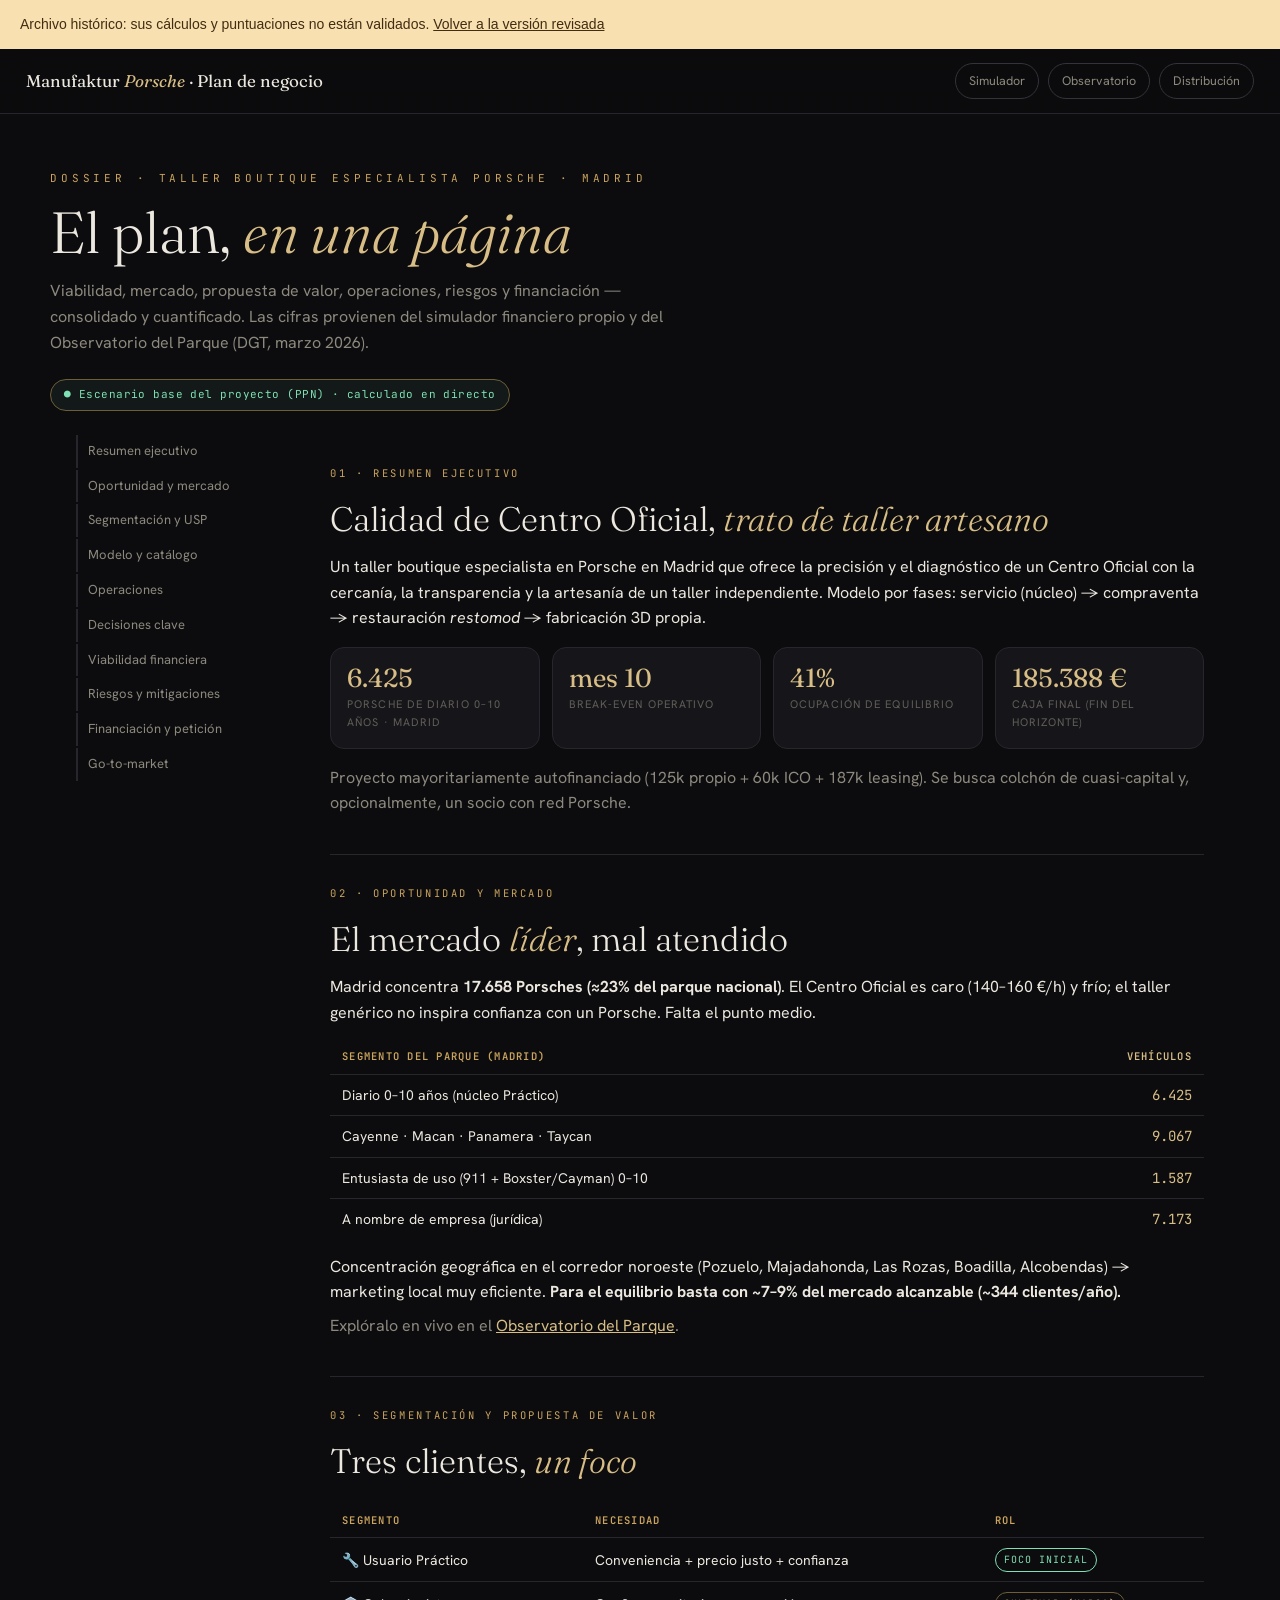
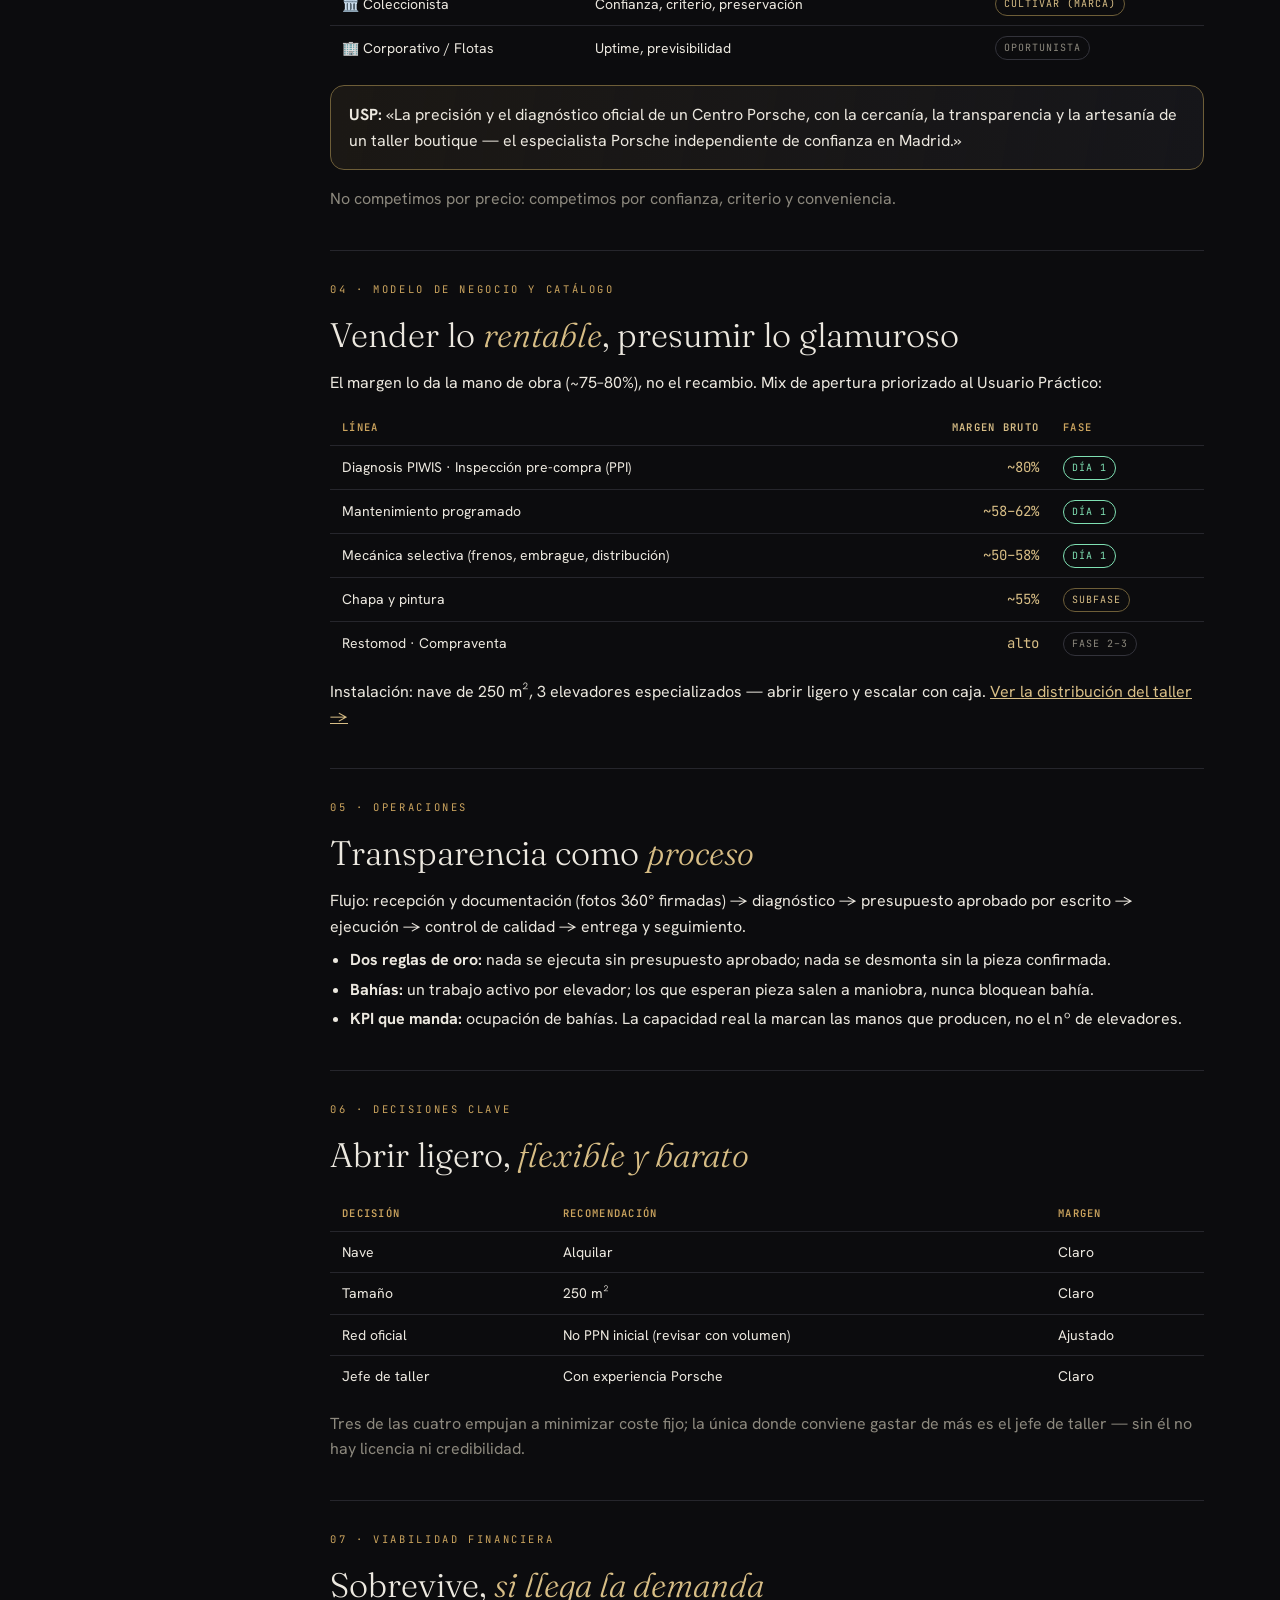
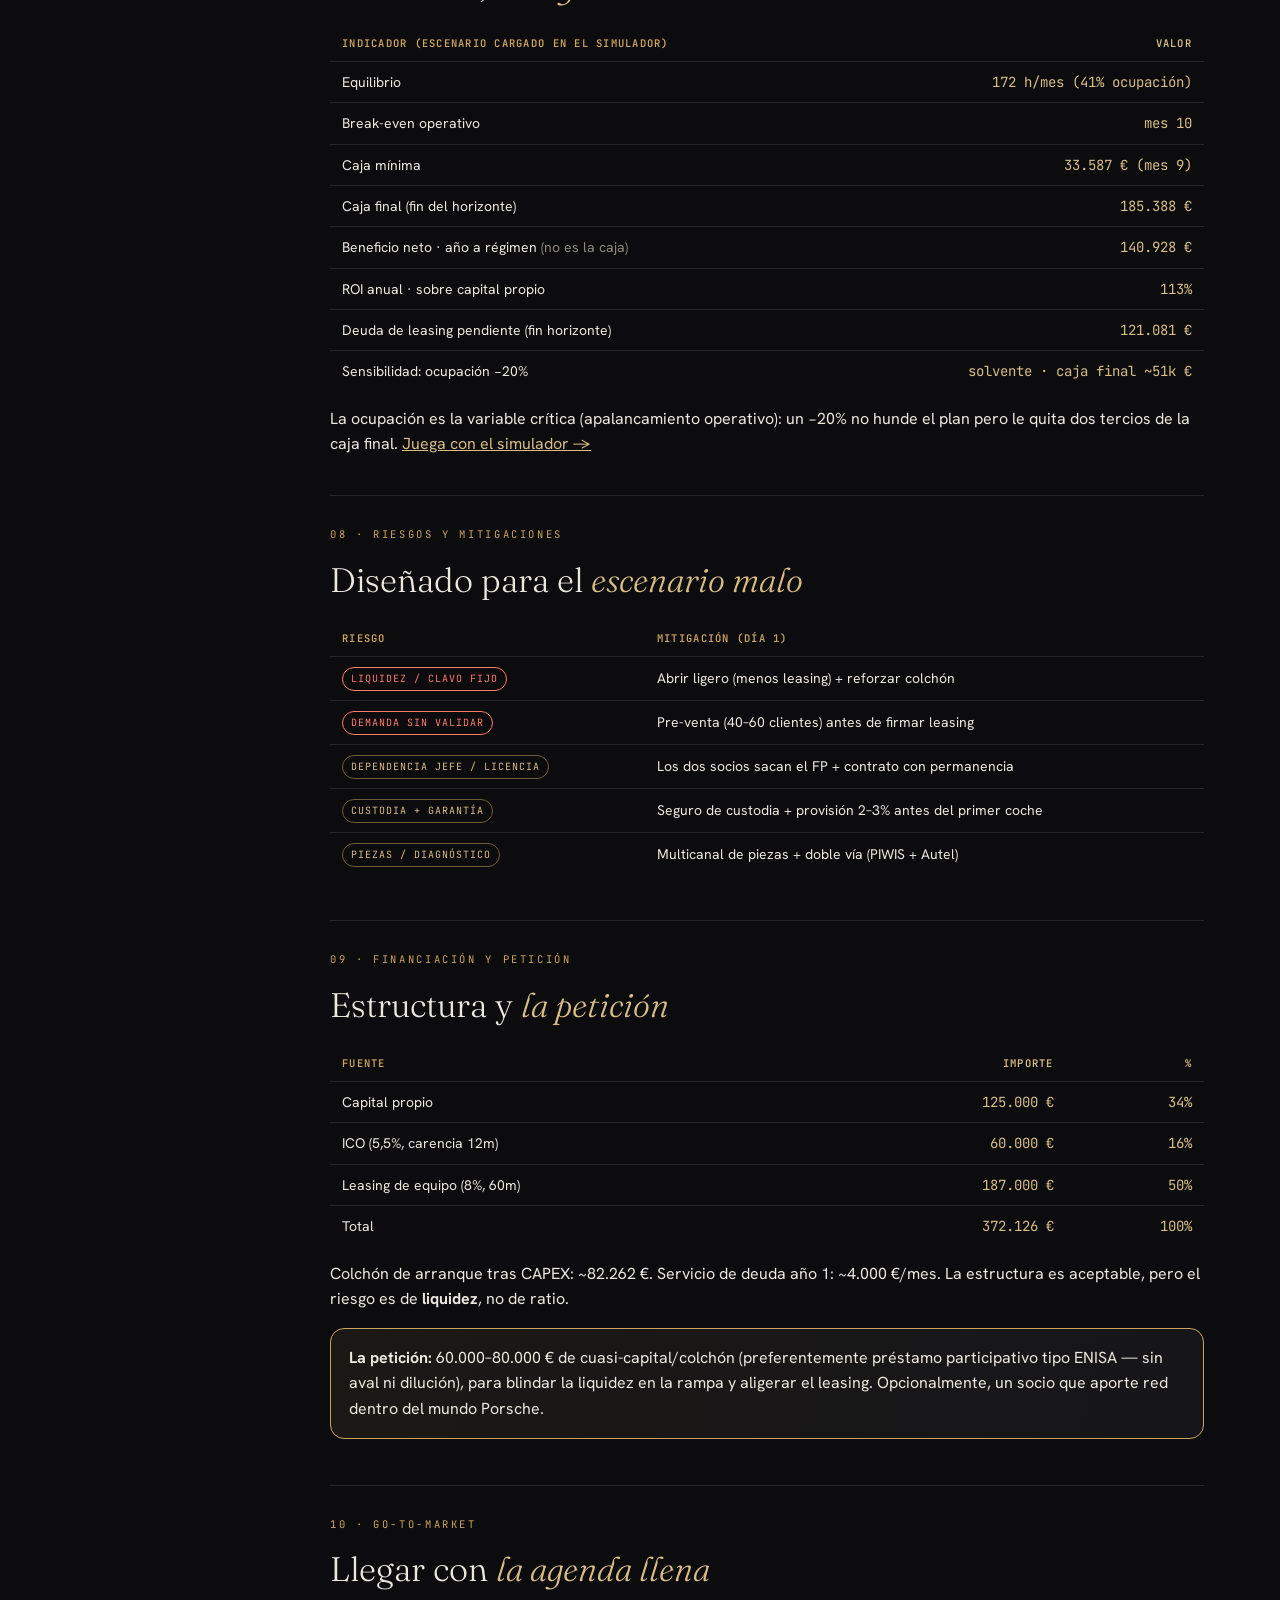
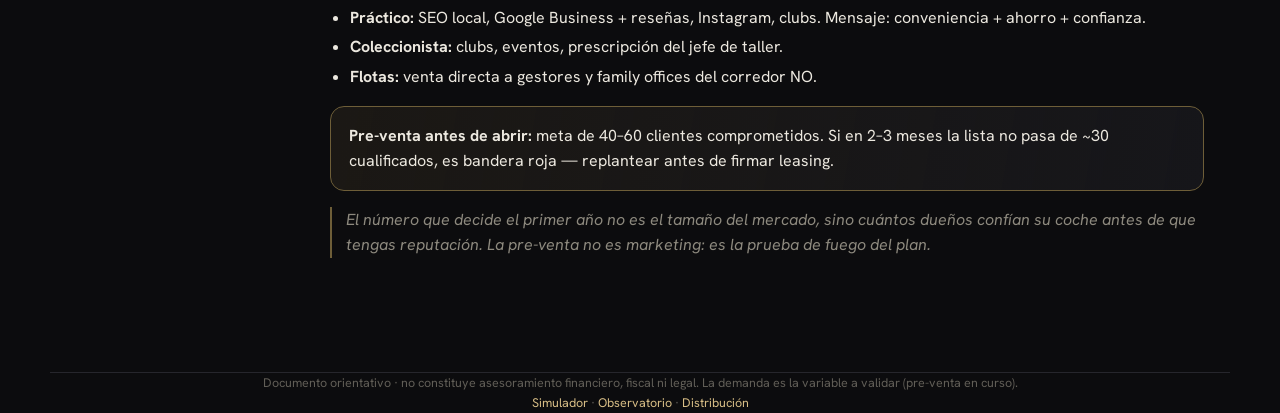
<file: referencia/plan.html>
<!DOCTYPE html>
<html lang="es">
<head>
<meta charset="UTF-8">
<meta name="viewport" content="width=device-width, initial-scale=1, viewport-fit=cover">
<title>Manufaktur Porsche · Plan de negocio</title>
<meta name="theme-color" content="#0c0c0e">
<link rel="manifest" href="manifest.webmanifest">
<link rel="icon" href="icons/favicon-64.png">
<link rel="preconnect" href="https://fonts.googleapis.com">
<link href="https://fonts.googleapis.com/css2?family=Fraunces:ital,opsz,wght@0,9..144,300..600;1,9..144,400&family=Hanken+Grotesk:wght@300;400;500;600;700&family=JetBrains+Mono:wght@400;600&display=swap" rel="stylesheet">
<style>
:root{
  --bg:#0c0c0e;--bg2:#101013;--panel:#16161a;--panel2:#1c1c22;
  --line:#26262c;--line2:#33333b;--glass-line:#2c2c34;
  --ink:#ece8df;--mut:#8d897e;--mut2:#615e57;
  --gold:#cBA45e;--gold-soft:#d8be86;--gold-dim:#6e5e38;
  --green:#54b58a;--green-soft:#7fe0b3;--red:#e0483a;--red-soft:#ff7a6e;
}
*{box-sizing:border-box;margin:0;padding:0}
html{scroll-behavior:smooth}
body{background:var(--bg);color:var(--ink);font-family:'Hanken Grotesk',sans-serif;-webkit-font-smoothing:antialiased;line-height:1.6}
a{color:var(--gold-soft)}
.wrap{max-width:1180px;margin:0 auto;padding:0 26px}

.topnav{position:sticky;top:0;z-index:1200;display:flex;align-items:center;justify-content:space-between;
  padding:14px 26px;background:rgba(12,12,14,.85);backdrop-filter:blur(14px);border-bottom:1px solid var(--line)}
.topnav .brand{font-family:'Fraunces',serif;font-size:17px}
.topnav .brand em{color:var(--gold-soft);font-style:italic}
.navlinks{display:flex;gap:9px;flex-wrap:wrap}
.backlink{color:var(--mut);text-decoration:none;font-size:12.5px;border:1px solid var(--line2);padding:7px 13px;border-radius:999px;transition:.2s}
.backlink:hover{color:var(--gold-soft);border-color:var(--gold-dim)}

.hero{padding:56px 0 24px}
.kicker{font-family:'JetBrains Mono',monospace;font-size:11px;letter-spacing:.35em;text-transform:uppercase;color:var(--gold);margin-bottom:14px}
h1{font-family:'Fraunces',serif;font-weight:300;font-size:clamp(32px,5vw,58px);line-height:1.05}
h1 em{font-style:italic;color:var(--gold-soft)}
.lead{color:var(--mut);max-width:70ch;margin-top:16px;font-size:16px}

.layout{display:grid;grid-template-columns:220px 1fr;gap:34px;align-items:start;padding-bottom:70px}
@media(max-width:900px){.layout{grid-template-columns:1fr}.toc{display:none}}
.toc{position:sticky;top:80px;font-size:13px;display:flex;flex-direction:column;gap:2px}
.toc a{color:var(--mut);text-decoration:none;padding:6px 10px;border-left:2px solid var(--line);transition:.18s}
.toc a:hover{color:var(--gold-soft);border-left-color:var(--gold-dim)}

section{padding:30px 0;border-top:1px solid var(--line)}
section:first-of-type{border-top:none}
h2{font-family:'Fraunces',serif;font-weight:300;font-size:clamp(24px,3.4vw,34px);margin-bottom:6px}
h2 em{font-style:italic;color:var(--gold-soft)}
.s-kicker{font-family:'JetBrains Mono',monospace;font-size:10.5px;letter-spacing:.25em;text-transform:uppercase;color:var(--gold);margin-bottom:10px}
h3{font-family:'Fraunces',serif;font-weight:400;font-size:18px;margin:18px 0 8px}
p{margin:8px 0;color:var(--ink)}
ul{margin:8px 0 8px 20px;color:var(--ink)}
li{margin:4px 0}
.mut{color:var(--mut)}

.cards{display:grid;grid-template-columns:repeat(auto-fit,minmax(150px,1fr));gap:12px;margin:16px 0}
.kc{background:var(--panel);border:1px solid var(--line);border-radius:14px;padding:16px}
.kc .v{font-family:'Fraunces',serif;font-size:26px;color:var(--gold-soft);line-height:1.1}
.kc .l{font-size:11px;letter-spacing:.1em;text-transform:uppercase;color:var(--mut2);margin-top:4px}

table{width:100%;border-collapse:collapse;margin:14px 0;font-size:14px}
th,td{text-align:left;padding:9px 12px;border-bottom:1px solid var(--line)}
th{font-family:'JetBrains Mono',monospace;font-size:10.5px;letter-spacing:.12em;text-transform:uppercase;color:var(--gold);font-weight:600}
td.r,th.r{text-align:right;font-family:'JetBrains Mono',monospace;color:var(--gold-soft)}
tr:last-child td{border-bottom:none}

.callout{background:linear-gradient(100deg,rgba(203,164,94,.08),var(--panel));border:1px solid var(--gold-dim);border-radius:14px;padding:16px 18px;margin:16px 0}
.callout.ask{border-color:var(--gold)}
.tag{display:inline-block;font-family:'JetBrains Mono',monospace;font-size:10px;letter-spacing:.1em;text-transform:uppercase;padding:3px 8px;border-radius:999px;border:1px solid var(--line2);color:var(--mut)}
.tag.green{color:var(--green-soft);border-color:var(--green-soft)}
.tag.amber{color:var(--gold-soft);border-color:var(--gold-dim)}
.tag.red{color:var(--red-soft);border-color:var(--red-soft)}
.devil{font-style:italic;color:var(--mut);border-left:2px solid var(--gold-dim);padding-left:14px;margin:14px 0}

footer{border-top:1px solid var(--line);padding:28px 0;color:var(--mut2);font-size:12.5px;text-align:center}
footer a{text-decoration:none}
.livebadge{display:inline-block;margin-top:16px;font-family:'JetBrains Mono',monospace;font-size:11px;letter-spacing:.04em;color:var(--green-soft);border:1px solid var(--gold-dim);border-radius:999px;padding:6px 13px;background:rgba(127,224,179,.06)}
[data-snap]{transition:color .2s}
</style>
</head>
<body><aside style="padding:14px 20px;background:#f9e0b0;color:#402d13;font:14px/1.5 sans-serif;position:relative;z-index:9999">Archivo histórico: sus cálculos y puntuaciones no están validados. <a style="color:#402d13" href="../index.html">Volver a la versión revisada</a></aside>

<nav class="topnav">
  <div class="brand">Manufaktur <em>Porsche</em> · Plan de negocio</div>
  <div class="navlinks">
    <a class="backlink" href="index.html">Simulador</a>
    <a class="backlink" href="parque.html">Observatorio</a>
    <a class="backlink" href="taller.html">Distribución</a>
  </div>
</nav>

<header class="hero wrap">
  <div class="kicker">Dossier · taller boutique especialista Porsche · Madrid</div>
  <h1>El plan, <em>en una página</em></h1>
  <p class="lead">Viabilidad, mercado, propuesta de valor, operaciones, riesgos y financiación — consolidado y cuantificado. Las cifras provienen del simulador financiero propio y del Observatorio del Parque (DGT, marzo 2026).</p>
  <div id="liveBadge" class="livebadge" hidden></div>
</header>

<div class="wrap layout">
  <nav class="toc">
    <a href="#resumen">Resumen ejecutivo</a>
    <a href="#oportunidad">Oportunidad y mercado</a>
    <a href="#segmentacion">Segmentación y USP</a>
    <a href="#modelo">Modelo y catálogo</a>
    <a href="#operaciones">Operaciones</a>
    <a href="#decisiones">Decisiones clave</a>
    <a href="#viabilidad">Viabilidad financiera</a>
    <a href="#riesgos">Riesgos y mitigaciones</a>
    <a href="#financiacion">Financiación y petición</a>
    <a href="#gtm">Go-to-market</a>
  </nav>

  <main>
    <section id="resumen">
      <div class="s-kicker">01 · Resumen ejecutivo</div>
      <h2>Calidad de Centro Oficial, <em>trato de taller artesano</em></h2>
      <p>Un taller boutique especialista en Porsche en Madrid que ofrece la precisión y el diagnóstico de un Centro Oficial con la cercanía, la transparencia y la artesanía de un taller independiente. Modelo por fases: servicio (núcleo) → compraventa → restauración <em>restomod</em> → fabricación 3D propia.</p>
      <div class="cards">
        <div class="kc"><div class="v">6.425</div><div class="l">Porsche de diario 0–10 años · Madrid</div></div>
        <div class="kc"><div class="v" data-snap="be">mes 10</div><div class="l">Break-even operativo</div></div>
        <div class="kc"><div class="v" data-snap="ocup">~41%</div><div class="l">Ocupación de equilibrio</div></div>
        <div class="kc"><div class="v" data-snap="cajaFin">~185k €</div><div class="l">Caja final (fin del horizonte)</div></div>
      </div>
      <p class="mut">Proyecto mayoritariamente autofinanciado (125k propio + 60k ICO + 187k leasing). Se busca colchón de cuasi-capital y, opcionalmente, un socio con red Porsche.</p>
    </section>

    <section id="oportunidad">
      <div class="s-kicker">02 · Oportunidad y mercado</div>
      <h2>El mercado <em>líder</em>, mal atendido</h2>
      <p>Madrid concentra <strong>17.658 Porsches (≈23% del parque nacional)</strong>. El Centro Oficial es caro (140–160 €/h) y frío; el taller genérico no inspira confianza con un Porsche. Falta el punto medio.</p>
      <table>
        <tr><th>Segmento del parque (Madrid)</th><th class="r">Vehículos</th></tr>
        <tr><td>Diario 0–10 años (núcleo Práctico)</td><td class="r">6.425</td></tr>
        <tr><td>Cayenne · Macan · Panamera · Taycan</td><td class="r">9.067</td></tr>
        <tr><td>Entusiasta de uso (911 + Boxster/Cayman) 0–10</td><td class="r">1.587</td></tr>
        <tr><td>A nombre de empresa (jurídica)</td><td class="r">7.173</td></tr>
      </table>
      <p>Concentración geográfica en el corredor noroeste (Pozuelo, Majadahonda, Las Rozas, Boadilla, Alcobendas) → marketing local muy eficiente. <strong>Para el equilibrio basta con ~7–9% del mercado alcanzable (<span data-snap="cliEq">~300–400</span> clientes/año).</strong></p>
      <p class="mut">Explóralo en vivo en el <a href="parque.html">Observatorio del Parque</a>.</p>
    </section>

    <section id="segmentacion">
      <div class="s-kicker">03 · Segmentación y propuesta de valor</div>
      <h2>Tres clientes, <em>un foco</em></h2>
      <table>
        <tr><th>Segmento</th><th>Necesidad</th><th>Rol</th></tr>
        <tr><td>🔧 Usuario Práctico</td><td>Conveniencia + precio justo + confianza</td><td><span class="tag green">Foco inicial</span></td></tr>
        <tr><td>🏛️ Coleccionista</td><td>Confianza, criterio, preservación</td><td><span class="tag amber">Cultivar (marca)</span></td></tr>
        <tr><td>🏢 Corporativo / Flotas</td><td>Uptime, previsibilidad</td><td><span class="tag">Oportunista</span></td></tr>
      </table>
      <div class="callout">
        <strong>USP:</strong> «La precisión y el diagnóstico oficial de un Centro Porsche, con la cercanía, la transparencia y la artesanía de un taller boutique — el especialista Porsche independiente de confianza en Madrid.»
      </div>
      <p class="mut">No competimos por precio: competimos por confianza, criterio y conveniencia.</p>
    </section>

    <section id="modelo">
      <div class="s-kicker">04 · Modelo de negocio y catálogo</div>
      <h2>Vender lo <em>rentable</em>, presumir lo glamuroso</h2>
      <p>El margen lo da la mano de obra (~75–80%), no el recambio. Mix de apertura priorizado al Usuario Práctico:</p>
      <table>
        <tr><th>Línea</th><th class="r">Margen bruto</th><th>Fase</th></tr>
        <tr><td>Diagnosis PIWIS · Inspección pre-compra (PPI)</td><td class="r">~80%</td><td><span class="tag green">Día 1</span></td></tr>
        <tr><td>Mantenimiento programado</td><td class="r">~58–62%</td><td><span class="tag green">Día 1</span></td></tr>
        <tr><td>Mecánica selectiva (frenos, embrague, distribución)</td><td class="r">~50–58%</td><td><span class="tag green">Día 1</span></td></tr>
        <tr><td>Chapa y pintura</td><td class="r">~55%</td><td><span class="tag amber">Subfase</span></td></tr>
        <tr><td>Restomod · Compraventa</td><td class="r">alto</td><td><span class="tag">Fase 2–3</span></td></tr>
      </table>
      <p>Instalación: nave de 250 m², 3 elevadores especializados — abrir ligero y escalar con caja. <a href="taller.html">Ver la distribución del taller →</a></p>
    </section>

    <section id="operaciones">
      <div class="s-kicker">05 · Operaciones</div>
      <h2>Transparencia como <em>proceso</em></h2>
      <p>Flujo: recepción y documentación (fotos 360° firmadas) → diagnóstico → presupuesto aprobado por escrito → ejecución → control de calidad → entrega y seguimiento.</p>
      <ul>
        <li><strong>Dos reglas de oro:</strong> nada se ejecuta sin presupuesto aprobado; nada se desmonta sin la pieza confirmada.</li>
        <li><strong>Bahías:</strong> un trabajo activo por elevador; los que esperan pieza salen a maniobra, nunca bloquean bahía.</li>
        <li><strong>KPI que manda:</strong> ocupación de bahías. La capacidad real la marcan las manos que producen, no el nº de elevadores.</li>
      </ul>
    </section>

    <section id="decisiones">
      <div class="s-kicker">06 · Decisiones clave</div>
      <h2>Abrir ligero, <em>flexible y barato</em></h2>
      <table>
        <tr><th>Decisión</th><th>Recomendación</th><th>Margen</th></tr>
        <tr><td>Nave</td><td>Alquilar</td><td>Claro</td></tr>
        <tr><td>Tamaño</td><td>250 m²</td><td>Claro</td></tr>
        <tr><td>Red oficial</td><td>No PPN inicial (revisar con volumen)</td><td>Ajustado</td></tr>
        <tr><td>Jefe de taller</td><td>Con experiencia Porsche</td><td>Claro</td></tr>
      </table>
      <p class="mut">Tres de las cuatro empujan a minimizar coste fijo; la única donde conviene gastar de más es el jefe de taller — sin él no hay licencia ni credibilidad.</p>
    </section>

    <section id="viabilidad">
      <div class="s-kicker">07 · Viabilidad financiera</div>
      <h2>Sobrevive, <em>si llega la demanda</em></h2>
      <table>
        <tr><th>Indicador (escenario cargado en el simulador)</th><th class="r">Valor</th></tr>
        <tr><td>Equilibrio</td><td class="r"><span data-snap="beH">~172 h/mes</span> (<span data-snap="ocup">~41%</span> ocupación)</td></tr>
        <tr><td>Break-even operativo</td><td class="r" data-snap="be">mes 10</td></tr>
        <tr><td>Caja mínima</td><td class="r" data-snap="cajaMin">~33.600 € (mes 9)</td></tr>
        <tr><td>Caja final (fin del horizonte)</td><td class="r" data-snap="cajaFin">~185.000 €</td></tr>
        <tr><td>Beneficio neto · año a régimen <span class="mut">(no es la caja)</span></td><td class="r" data-snap="benefAnual">~141.000 €</td></tr>
        <tr><td>ROI anual · sobre capital propio</td><td class="r" data-snap="roi">113%</td></tr>
        <tr><td>Deuda de leasing pendiente (fin horizonte)</td><td class="r" data-snap="leaseDebt">~121.000 €</td></tr>
        <tr><td>Sensibilidad: ocupación −20%</td><td class="r">solvente · caja final ~51k €</td></tr>
      </table>
      <p>La ocupación es la variable crítica (apalancamiento operativo): un −20% no hunde el plan pero le quita dos tercios de la caja final. <a href="index.html">Juega con el simulador →</a></p>
    </section>

    <section id="riesgos">
      <div class="s-kicker">08 · Riesgos y mitigaciones</div>
      <h2>Diseñado para el <em>escenario malo</em></h2>
      <table>
        <tr><th>Riesgo</th><th>Mitigación (Día 1)</th></tr>
        <tr><td><span class="tag red">Liquidez / clavo fijo</span></td><td>Abrir ligero (menos leasing) + reforzar colchón</td></tr>
        <tr><td><span class="tag red">Demanda sin validar</span></td><td>Pre-venta (40–60 clientes) antes de firmar leasing</td></tr>
        <tr><td><span class="tag amber">Dependencia jefe / licencia</span></td><td>Los dos socios sacan el FP + contrato con permanencia</td></tr>
        <tr><td><span class="tag amber">Custodia + garantía</span></td><td>Seguro de custodia + provisión 2–3% antes del primer coche</td></tr>
        <tr><td><span class="tag amber">Piezas / diagnóstico</span></td><td>Multicanal de piezas + doble vía (PIWIS + Autel)</td></tr>
      </table>
    </section>

    <section id="financiacion">
      <div class="s-kicker">09 · Financiación y petición</div>
      <h2>Estructura y <em>la petición</em></h2>
      <table>
        <tr><th>Fuente</th><th class="r">Importe</th><th class="r">%</th></tr>
        <tr><td>Capital propio</td><td class="r">125.000 €</td><td class="r" data-snap="equityPct">34%</td></tr>
        <tr><td>ICO (5,5%, carencia 12m)</td><td class="r">60.000 €</td><td class="r">16%</td></tr>
        <tr><td>Leasing de equipo (8%, 60m)</td><td class="r">187.000 €</td><td class="r">50%</td></tr>
        <tr><td>Total</td><td class="r" data-snap="totalFin">372.000 €</td><td class="r">100%</td></tr>
      </table>
      <p>Colchón de arranque tras CAPEX: ~<span data-snap="colchon">78.000 €</span>. Servicio de deuda año 1: ~4.000 €/mes. La estructura es aceptable, pero el riesgo es de <strong>liquidez</strong>, no de ratio.</p>
      <div class="callout ask">
        <strong>La petición:</strong> 60.000–80.000 € de cuasi-capital/colchón (preferentemente préstamo participativo tipo ENISA — sin aval ni dilución), para blindar la liquidez en la rampa y aligerar el leasing. Opcionalmente, un socio que aporte red dentro del mundo Porsche.
      </div>
    </section>

    <section id="gtm">
      <div class="s-kicker">10 · Go-to-market</div>
      <h2>Llegar con <em>la agenda llena</em></h2>
      <ul>
        <li><strong>Práctico:</strong> SEO local, Google Business + reseñas, Instagram, clubs. Mensaje: conveniencia + ahorro + confianza.</li>
        <li><strong>Coleccionista:</strong> clubs, eventos, prescripción del jefe de taller.</li>
        <li><strong>Flotas:</strong> venta directa a gestores y family offices del corredor NO.</li>
      </ul>
      <div class="callout">
        <strong>Pre-venta antes de abrir:</strong> meta de 40–60 clientes comprometidos. Si en 2–3 meses la lista no pasa de ~30 cualificados, es bandera roja — replantear antes de firmar leasing.
      </div>
      <p class="devil">El número que decide el primer año no es el tamaño del mercado, sino cuántos dueños confían su coche antes de que tengas reputación. La pre-venta no es marketing: es la prueba de fuego del plan.</p>
    </section>
  </main>
</div>

<footer class="wrap">
  Documento orientativo · no constituye asesoramiento financiero, fiscal ni legal. La demanda es la variable a validar (pre-venta en curso).<br>
  <a href="index.html">Simulador</a> · <a href="parque.html">Observatorio</a> · <a href="taller.html">Distribución</a>
</footer>

<script>
/* Motor financiero embebido · escenario base PPN. Calcula en directo en el navegador,
   para cualquiera, sin localStorage ni servidor. Réplica fiel del simulador (verificada). */
(function(){
  var S={"horizon":24,"m2":250,"eurm2":10,"calculatedLeaseC":3794.240557613731,"leaseVal":187126,"icoRate":0.055,"icoTerm":72,"ico":60000,"icoCar":12,"extFinVal":0,"extFinRate":0.05,"extFinTerm":60,"ns":2,"nsProd":2,"socioProd":true,"socioProdPct":0.8,"mecMonth":6,"mecCount":0,"mecSal":3000,"cpEnable":0,"cpMes":7,"cpResponsableSal":2800,"cpMaterialMes":1200,"cpIngresoMes":6000,"presence":160,"prodStart":0.18,"prodEnd":0.85,"curve":1.15,"rampMonths":24,"mesApertura":6,"estacional":1,"domEnable":0,"domMes":1,"domVisitsM":20,"domHours":0.75,"domFee":60,"domVehLease":420,"domFuel":250,"domSeg":90,"f2Enable":0,"f2MesInicio":15,"f2Capital":22000,"f2Horas":30,"f2CochesMes":0.5,"f2Margen":7000,"f2CicloMeses":3,"tar":105,"ratio":0.67,"mgn":0.5,"garantiaPct":0.02,"ipc":0.03,"cse":2435.08,"jefeSal":4000,"recepEnable":1,"recepMes":1,"recepSal":1900,"piwis":1200,"sumi":900,"agua":60,"internet":70,"seg":350,"ges":300,"mkt":1300,"limpieza":450,"lavadoMonos":180,"pciMant":40,"cra":50,"cap":125000,"impuestos":1,"__capexT":96643};
  var AY_CAP=14200, AY_OPEX=176;  // ayudas activas en el escenario base (nuevo autónomo + kit digital; tarifa cero)
  function PMT(r,n,pv){return r===0?pv/n:pv*r/(1-Math.pow(1+r,-n));}
  function compute(){
    var N=S.horizon, alq=S.m2*S.eurm2, leaseC=S.calculatedLeaseC||0;
    var icoFull=S.ico>0?PMT(S.icoRate/12,S.icoTerm,S.ico):0, icoInt=S.ico*S.icoRate/12;
    var extFinPay=S.extFinVal>0?PMT(S.extFinRate/12,S.extFinTerm,S.extFinVal):0;
    var capexT=S.__capexT, months=[];
    var SEASON=[1,1,1.05,1,1.05,1.10,0.90,0.35,1.05,1,1,0.85];
    var caja=S.cap+S.ico-capexT*1.21+AY_CAP, insolv=null, be=null, annAcc=0, lossCarry=0;
    var dom=S.domEnable?1:0;
    for(var i=0;i<N;i++){
      var mechs=1; if(i+1>=S.mecMonth) mechs+=S.mecCount;
      var sp=Math.min(S.nsProd,S.ns), socioMechs=S.socioProd?(sp*S.socioProdPct):0;
      var totalProducers=mechs+socioMechs;
      var cpActive=S.cpEnable&&(i+1>=S.cpMes); if(cpActive) totalProducers+=1;
      var RM=S.rampMonths>1?S.rampMonths:1, tt=RM>1?Math.min(1,i/(RM-1)):1, t=Math.pow(tt,S.curve), prod=S.prodStart+(S.prodEnd-S.prodStart)*t;
      var calMonth=((S.mesApertura-1)+i)%12, season=S.estacional?SEASON[calMonth]:1;
      var capacity=totalProducers*S.presence, facturableHours=capacity*prod*season;
      var domOn=dom&&(i+1>=S.domMes);
      var domVisits=domOn?S.domVisitsM*Math.min(1,0.4+0.6*t)*season:0, domHoursUsed=domVisits*S.domHours;
      facturableHours=Math.max(0,facturableHours-domHoursUsed);
      var f2Out=0,f2In=0,f2MarginRealized=0;
      if(S.f2Enable){
        if(i+1>=S.f2MesInicio){f2Out=S.f2CochesMes*S.f2Capital;var rh=S.f2CochesMes*S.f2Horas;var idle=Math.max(0,capacity-facturableHours-domHoursUsed);if(rh>idle)facturableHours=Math.max(0,facturableHours-(rh-idle));}
        if(i+1-S.f2CicloMeses>=S.f2MesInicio){f2In=S.f2CochesMes*(S.f2Capital+S.f2Margen);f2MarginRealized=S.f2CochesMes*S.f2Margen;}
      }
      var mo=facturableHours*S.tar, domIncome=domVisits*S.domFee, cpIncome=cpActive?S.cpIngresoMes*season:0;
      var mc=mo+mo*S.ratio*S.mgn+domIncome+cpIncome;
      var garProv=S.garantiaPct*(mo+mo*S.ratio+cpIncome), ipcF=Math.pow(1+S.ipc,Math.floor(i/12));
      var salaries=(S.cse*S.ns+S.jefeSal)*ipcF;
      if(i+1>=S.mecMonth) salaries+=S.mecSal*S.mecCount*ipcF;
      if(S.recepEnable&&i+1>=S.recepMes) salaries+=S.recepSal*ipcF;
      if(cpActive) salaries+=S.cpResponsableSal*ipcF;
      var icoPay=(i<S.icoCar)?icoInt:icoFull, domCost=domOn?(S.domVehLease+S.domFuel+S.domSeg)*ipcF:0, cpMaterial=cpActive?S.cpMaterialMes*ipcF:0;
      var opex=(alq+S.piwis+S.sumi+S.agua+S.internet+S.seg+S.ges+S.mkt+S.limpieza+S.lavadoMonos+S.pciMant+S.cra)*ipcF+salaries+domCost+cpMaterial+leaseC+icoPay+extFinPay;
      if(i<12) opex-=AY_OPEX;
      var resOperativo=mc-opex-garProv+f2MarginRealized; annAcc+=resOperativo;
      var taxPay=0;
      if(S.impuestos&&(i+1)%12===0){if(annAcc>0){var taxable=Math.max(0,annAcc-lossCarry);lossCarry=Math.max(0,lossCarry-annAcc);var rate=(Math.floor(i/12)<2)?0.15:0.25;taxPay=taxable*rate;}else lossCarry+=-annAcc;annAcc=0;}
      var netProfit=resOperativo-taxPay;
      var res=mc-opex-garProv-f2Out+f2In-taxPay;
      var ivaRefund=(i===3)?capexT*0.21:0;
      caja=caja+res+ivaRefund;
      if(caja<0&&insolv===null) insolv=i+1;
      if(netProfit>=0&&be===null) be=i+1;
      var facturacion=mc+f2In;
      months.push({m:i+1,fin:caja,opex:opex,producers:totalProducers,season:season,domVisits:domVisits,netProfit:netProfit,facturacion:facturacion});
    }
    var lastM=months[months.length-1];
    var cpActiveLast=S.cpEnable&&(N>=S.cpMes), cpIncomeLast=cpActiveLast?S.cpIngresoMes*lastM.season:0;
    var domIncomeLast=lastM.domVisits*S.domFee;
    var f2MRLast=S.f2Enable&&(N-S.f2CicloMeses>=S.f2MesInicio)?S.f2CochesMes*S.f2Margen:0;
    var hourlyMargin=S.tar*(1+S.ratio*S.mgn-S.garantiaPct*(1+S.ratio));
    var fixedCosts=lastM.opex+S.garantiaPct*cpIncomeLast-domIncomeLast-cpIncomeLast-f2MRLast;
    var beH=hourlyMargin>0?Math.max(0,fixedCosts/hourlyMargin):0;
    var cajaIni=S.cap+S.ico+S.extFinVal-capexT*1.21+AY_CAP;
    return {months:months,insolv:insolv,be:be,cajaFin:caja,beH:beH,cajaIni:cajaIni};
  }
  var R=compute(), ms=R.months, mn=1e15, mm=0;
  for(var j=0;j<ms.length;j++){ if(ms[j].fin<mn){mn=ms[j].fin;mm=ms[j].m;} }
  var cap=ms[0].producers*S.presence, totalFin=S.cap+S.ico+S.leaseVal+(S.extFinVal||0);
  var cumNet=0; for(var a=0;a<ms.length;a++) cumNet+=ms[a].netProfit;
  var l12=ms.slice(Math.max(0,ms.length-12)), sN=0, fN=0;
  l12.forEach(function(d){ sN+=d.netProfit; fN+=d.facturacion; });
  var annualNet=l12.length>=12?sN:sN*12/Math.max(1,l12.length);
  var rr=0.08/12, pv=S.leaseVal||0, pmt=S.calculatedLeaseC||0, kk=Math.min(ms.length,60), leaseDebt=0;
  if(pv>0){ var g=Math.pow(1+rr,kk); leaseDebt=Math.max(0, pv*g - pmt*((g-1)/rr)); }
  var snap={ be:R.be, insolv:R.insolv, cajaFin:Math.round(R.cajaFin), cajaMin:Math.round(mn), mesT:mm,
    beH:Math.round(R.beH), ocup:cap?Math.round(R.beH/cap*100):0, cliEq:Math.round(R.beH*12/6),
    equityPct:totalFin?Math.round(S.cap/totalFin*100):0, colchon:Math.round(R.cajaIni), totalFin:Math.round(totalFin),
    benefAnual:Math.round(annualNet), roi:S.cap?Math.round(annualNet/S.cap*100):0, leaseDebt:Math.round(leaseDebt) };
  function eurf(v){ return Math.round(v).toLocaleString('es-ES')+' €'; }
  var fmt={
    be:function(s){ return s.be?('mes '+s.be):(s.insolv?('sin caja · mes '+s.insolv):'—'); },
    ocup:function(s){ return s.ocup+'%'; },
    beH:function(s){ return s.beH+' h/mes'; },
    cajaFin:function(s){ return eurf(s.cajaFin); },
    cajaMin:function(s){ return eurf(s.cajaMin)+' (mes '+s.mesT+')'; },
    cliEq:function(s){ return '~'+s.cliEq; },
    equityPct:function(s){ return s.equityPct+'%'; },
    totalFin:function(s){ return eurf(s.totalFin); },
    colchon:function(s){ return eurf(s.colchon); },
    benefAnual:function(s){ return eurf(s.benefAnual); },
    roi:function(s){ return s.roi+'%'; },
    leaseDebt:function(s){ return eurf(s.leaseDebt); }
  };
  document.querySelectorAll('[data-snap]').forEach(function(el){ var k=el.getAttribute('data-snap'); if(fmt[k]) el.textContent=fmt[k](snap); });
  var b=document.getElementById('liveBadge');
  if(b){ b.hidden=false; b.textContent='● Escenario base del proyecto (PPN) · calculado en directo'; }
})();
</script>
</body>
</html>
</file>
<file: css/style.css>
:root{--bg:#f2f1eb;--paper:#fffefa;--ink:#24362d;--mut:#69736b;--line:#dcdfd5;--green:#214d3d;--mint:#dce8dc;--gold:#d3b379;--amber:#8a641d;--red:#a44136;--nav:#172921;--serif:Georgia,'Times New Roman',serif}*{box-sizing:border-box}html{scroll-behavior:smooth}body{margin:0;background:var(--bg);color:var(--ink);font:15px/1.6 -apple-system,BlinkMacSystemFont,'Segoe UI',sans-serif}a{color:var(--green);text-underline-offset:4px}button,input,select{font:inherit}button,.button-label{cursor:pointer;border:1px solid var(--line);background:var(--paper);color:var(--ink);border-radius:6px;padding:9px 13px;font-weight:600;font-size:12px}button:hover,.button-label:hover{border-color:var(--green);background:#eaf0e6}button:focus-visible,a:focus-visible,input:focus-visible,select:focus-visible,summary:focus-visible{outline:3px solid #bd9851;outline-offset:3px}input,select{border:1px solid var(--line);border-radius:5px;background:var(--paper);padding:8px 10px;color:var(--ink);max-width:100%}input[type=range]{accent-color:var(--green);padding:0}input[type=checkbox]{accent-color:var(--green);width:17px;height:17px}h1,h2,h3,p{margin:0}h1{font:400 clamp(37px,4.3vw,63px)/1.09 var(--serif);letter-spacing:-1.9px;margin-bottom:18px}h1 em{color:#718068;font-weight:400}h2{font:400 29px/1.22 var(--serif);letter-spacing:-.6px}h3{font-size:16px;line-height:1.35;margin-bottom:12px}p{color:var(--mut);margin:12px 0;max-width:850px}strong{color:var(--ink)}.sidebar{position:fixed;inset:0 auto 0 0;width:226px;background:var(--nav);color:#d4dbcd;z-index:5;display:flex;flex-direction:column;padding:33px 20px}.brand{color:#f1efdf;text-decoration:none;font:italic 45px/1 var(--serif);letter-spacing:-2px;padding-left:10px}.brand span{display:block;letter-spacing:1.5px;font:8px/2.4 sans-serif;margin-top:9px;color:#b5c3ad}.sidebar-label{font-size:9px;letter-spacing:1.8px;color:#799383;margin:50px 10px 18px}.sidebar nav{display:grid;gap:6px}.sidebar nav a{color:#bdcabe;text-decoration:none;padding:12px 12px;border-radius:5px;font-size:12px;display:flex;align-items:center;gap:13px}.sidebar nav a span{font:10px monospace;color:#75917f}.sidebar nav a.active{background:#314b3b;color:white}.sidebar nav a.active span{color:var(--gold)}.sidebar nav a:hover{background:#284233}.sidebar-bottom{margin-top:auto;padding:30px 10px 0;font-size:8px;letter-spacing:.8px;color:#aabdac}.sidebar-bottom p{color:#819784;font:italic 17px/1.5 var(--serif);letter-spacing:0;margin:15px 0}.sidebar-bottom a{color:#a2b49e;font-size:10px;letter-spacing:0}.live-dot{display:inline-block;width:5px;height:5px;border-radius:50%;background:#9fbc8c;margin-right:5px}main{margin-left:226px;padding:0 42px;max-width:1800px}.topbar{min-height:82px;border-bottom:1px solid var(--line);display:flex;align-items:center;gap:24px;font-size:12px;margin-bottom:38px}.topbar>span:first-child{font-weight:600}.top-note{margin-left:auto;font-size:9px;letter-spacing:1px;color:var(--mut)}.top-note b{margin-left:10px;color:var(--ink)}.small-button{font-size:10px;padding:8px 12px}.page{padding-bottom:25px;animation:appear .2s ease-out}.page[hidden]{display:none}.eyebrow{font-size:9px;letter-spacing:2px;font-weight:700;color:#778574;display:block;margin-bottom:17px}.hero{border-radius:9px;background:var(--green);color:#f8f8e8;padding:42px 40px;display:grid;grid-template-columns:1.25fr 1fr;gap:28px;position:relative;overflow:hidden}.hero h1{font-size:clamp(42px,4.8vw,67px);margin:22px 0}.hero h1 em{color:#c5d5b7}.hero p{color:#baceba;font-size:13px;max-width:420px;line-height:1.8;margin-bottom:24px}.hero .primary{background:#e7e9d5;color:#233c2c;border:0}.hero-drawing{align-self:center;transform:rotate(-3deg);opacity:.8}.hero-drawing svg{width:100%;display:block}.hero-drawing>span{display:block;text-align:center;font-size:7px;letter-spacing:1.8px;color:#c6d0b9}.pill{display:inline-block;font-size:8px;letter-spacing:1px;font-weight:700;background:var(--mint);color:var(--green);padding:5px 8px;border-radius:3px;white-space:nowrap}.pill.light{background:#ffffff12;color:#d9e8c9;border:1px solid #9db48c44}.pill.amber{background:#f4e8d0;color:#835f23}.pill.muted{background:#e9ebe5;color:#69736b}.pill.red{background:#f5e2dd;color:var(--red)}.primary{display:inline-flex;justify-content:center;align-items:center;gap:20px;text-decoration:none;background:var(--green);color:#fffefa;border-color:var(--green);padding:11px 16px;font-size:12px;border-radius:5px;font-weight:600}.primary:hover{background:#315e49;color:#fff}.card{background:var(--paper);border:1px solid var(--line);border-radius:7px;padding:24px;margin:0 0 20px;min-width:0}.intro-grid,.three-col{display:grid;grid-template-columns:repeat(3,1fr);gap:18px;margin-top:20px}.intro-grid h2{font-size:30px}.intro-grid p{font-size:12px;line-height:1.7}.intro-grid .eyebrow{font-size:8px}.intro-grid .card{margin-bottom:0}.two-col{display:grid;grid-template-columns:repeat(2,minmax(0,1fr));gap:20px}.two-col>.card{height:calc(100% - 20px)}.section-head{display:flex;align-items:center;justify-content:space-between;gap:20px;margin:35px 0 19px}.section-head .eyebrow{margin-bottom:10px}.section-head a{font-size:11px;white-space:nowrap}.section-head p{max-width:760px}.section-head h3{margin-bottom:0}.recommendation{border-top:3px solid #809376}.recommendation h3{margin-top:18px}.small{font-size:11px!important;color:var(--mut);line-height:1.6}.plain-steps{list-style:none;padding:0;counter-reset:steps}.plain-steps li{counter-increment:steps;display:flex;gap:12px;align-items:flex-start;padding:10px 0;border-bottom:1px solid var(--line);font-size:13px}.plain-steps li::before{content:'0' counter(steps);color:#9caa93;font:14px var(--serif);padding-top:3px}.text-link{font-size:12px}.notice{background:#e8ecdf;border:1px solid #d5dcc9;border-left:3px solid #91a680;border-radius:5px;padding:17px 20px;font-size:12px;line-height:1.8;margin:20px 0}.notice a{font-size:11px}.notice.error{background:#f7e6e0;border-color:#e6bbaf;color:var(--red)}.compare-title{display:flex;justify-content:space-between;align-items:center}.compare-row,.data-row{display:flex;justify-content:space-between;gap:16px;padding:9px 0;border-bottom:1px solid #e5e8de;font-size:12px}.data-row:last-child{border-bottom:0}.data-row>span:first-child{color:var(--mut)}.data-row>b,.compare-row>b{font-variant-numeric:tabular-nums;text-align:right}.negative{color:var(--red)!important}.positive{color:var(--green)!important}.preset-bar{display:flex;gap:8px;flex-wrap:wrap;margin:25px 0 0}.preset-bar button{font-weight:500}.preset-bar button.selected{background:var(--green);color:white;border-color:var(--green)}.sim-layout{display:grid;grid-template-columns:300px minmax(0,1fr);gap:24px;margin-top:24px;align-items:start}.controls{padding:18px}.controls-title{margin-bottom:20px}.controls-title h3{font-size:14px}.controls details{border-top:1px solid var(--line);padding:12px 0}.controls summary{font-size:12px;font-weight:700;cursor:pointer}.field{display:block;margin:16px 0}.field>span{display:block;font-size:11px;font-weight:600;margin-bottom:5px}.field small{display:block;font-size:10px;color:var(--mut);line-height:1.4;margin-top:5px}.field input,.field select{width:100%;font:13px/1.5 ui-monospace,monospace}.field.dual .input-wrap{display:flex;gap:10px;align-items:center}.field.dual input[type=range]{min-width:30px;width:60%}.field.dual input[type=number]{width:40%}.results{min-width:0}.diagnosis{padding:22px 25px;background:#e5ebdf;border:1px solid #cfdcc6;border-radius:7px;margin-bottom:16px}.diagnosis h2{font-size:25px;margin:5px 0}.diagnosis p{font-size:12px;margin:8px 0 0}.diagnosis.bad{background:#f4e7df;border-color:#dec4b8}.diagnosis.warn{background:#f4eddb;border-color:#e5d8b8}.metrics{display:grid;grid-template-columns:repeat(4,1fr);gap:12px;margin:16px 0 20px}.metric{border:1px solid var(--line);background:var(--paper);padding:16px 14px;border-radius:6px;min-width:0}.metric span{font-size:8px;font-weight:600;letter-spacing:.7px;text-transform:uppercase;color:var(--mut);display:block}.metric b{font:27px/1.5 var(--serif);letter-spacing:-1px;white-space:nowrap}.metric small{display:block;font-size:9px;color:var(--mut)}.chart-card .section-head{margin:0 0 20px}.chart-legend{font-size:9px;color:var(--mut);white-space:nowrap}.chart-legend i{display:inline-block;width:13px;height:3px;background:var(--green);vertical-align:middle;margin:0 4px 0 8px}.chart-legend i.reserve{background:var(--gold)}#cash-chart svg{width:100%;height:auto;display:block}.chart-detail{display:flex;justify-content:space-between;background:#edf0e7;padding:11px 13px;border-radius:4px;font-size:11px}.scrubber{display:flex;gap:14px;align-items:center;font-size:10px;color:var(--mut);margin-top:16px}.scrubber input{flex:1;min-width:40px}.results>.two-col{gap:14px}.results .card{padding:20px}.table-wrap{overflow:auto;max-width:100%}table{width:100%;border-collapse:collapse;font-size:12px;text-align:left}th{color:var(--mut);font-size:9px;letter-spacing:.5px;text-transform:uppercase;padding:12px 13px;border-bottom:1px solid var(--line);background:#f3f4ed;white-space:nowrap}td{border-bottom:1px solid #e6e8df;padding:12px 13px;vertical-align:top}td.num,th.num{text-align:right;font-variant-numeric:tabular-nums;white-space:nowrap}td input[type=number]{width:105px;text-align:right;padding:6px;font-size:12px}td a{font-size:10px}td small{font-size:10px;display:block;color:var(--mut);max-width:380px;margin-top:5px}table tr:last-child td{border-bottom:0}.table-wrap.card{padding:0}.save-row{display:flex;gap:9px;flex-wrap:wrap}.save-row>input{min-width:180px}.save-row select{font-size:12px}.card>summary{cursor:pointer;font-weight:600;font-size:13px}.card>summary+div{margin-top:20px}.task-list{padding:5px 22px}.task{display:flex;align-items:flex-start;gap:13px;padding:17px 0;border-bottom:1px solid var(--line);font-size:13px}.task:last-child{border:0}.task input{margin-top:4px;flex-shrink:0}.task small{display:block;color:var(--mut);font-size:11px;margin-top:4px}.task.done>span{opacity:.6;text-decoration:line-through}.road-stage{display:grid;grid-template-columns:160px 1fr;gap:20px;margin:28px 0}.road-date{font:22px/1.25 var(--serif);padding-top:16px}.road-date small{display:block;font:9px sans-serif;letter-spacing:1px;margin-top:8px;color:var(--mut)}.road-stage .card{margin-bottom:0}.road-stage h3{font-size:18px}.road-stage p{font-size:12px}.gate-number{font:34px var(--serif);color:#a3b098;margin-bottom:14px}.source-group h2{font-size:25px;margin:28px 0 20px}.source-entry{display:grid;grid-template-columns:1fr auto;gap:15px;padding:17px 0;border-bottom:1px solid var(--line)}.source-entry a{font-size:12px;font-weight:600}.source-entry p{font-size:11px;margin:5px 0}.process{display:flex;align-items:center;flex-wrap:wrap;gap:12px;margin:20px 0}.process span{font-size:10px;padding:10px 13px;background:#edf0e7;border-radius:4px}.process b{color:#abb99e}.scope-card{border-top:3px solid #93a789}.scope-card ul{padding-left:18px;font-size:12px;color:var(--mut)}.scope-card li{margin:8px 0}.area-number{font:40px var(--serif);letter-spacing:-1.4px;color:#436546}.area-top{display:flex;justify-content:space-between;gap:20px;align-items:center}.area-top h3{margin-bottom:0}.area-card p{font-size:12px}.area-card .pill{font-size:7px}.source-links{display:flex;gap:10px;flex-wrap:wrap;font-size:10px}.source-links a{overflow-wrap:anywhere}#assumptions ol{padding-left:18px;font-size:12px;color:var(--mut)}#assumptions li{padding:7px 0}footer{border-top:1px solid var(--line);font-size:9px;letter-spacing:.7px;padding:25px 0 35px;color:var(--mut);display:flex;justify-content:space-between;gap:15px}#toast{position:fixed;bottom:24px;right:24px;background:var(--nav);color:white;border-radius:5px;padding:12px 20px;z-index:20;opacity:0;pointer-events:none;transition:.2s;font-size:12px}#toast.show{opacity:1}.skip{position:fixed;top:-100px;left:10px;z-index:50;background:white;padding:10px}.skip:focus{top:10px}@keyframes appear{from{opacity:.5;transform:translateY(4px)}to{opacity:1;transform:translateY(0)}}@media(min-width:1600px){main{padding:0 60px}.hero{padding:50px 55px}.sim-layout{grid-template-columns:330px 1fr}}@media(max-width:1250px){main{padding:0 26px}.sidebar{width:200px;padding:30px 15px}main{margin-left:200px}.sim-layout{grid-template-columns:255px 1fr;gap:17px}.metrics{grid-template-columns:repeat(2,1fr)}.hero{padding:32px}.results>.two-col{grid-template-columns:1fr}.hero-drawing{opacity:.65}.hero{grid-template-columns:1.5fr 1fr}.top-note{display:none}.small-button{margin-left:auto}}@media(max-width:950px){.sidebar{position:static;width:auto;padding:18px 24px}.brand{font-size:32px;padding:0}.brand span{display:inline;font-size:8px;letter-spacing:1px;margin-left:20px}.sidebar-label,.sidebar-bottom{display:none}.sidebar nav{display:flex;overflow:auto;gap:4px;margin-top:18px}.sidebar nav a{white-space:nowrap;padding:8px 10px;font-size:11px}.sidebar nav a span{display:none}main{margin-left:0}.topbar{min-height:65px;margin-bottom:25px}.sim-layout{grid-template-columns:260px 1fr}.intro-grid .card{padding:18px}.intro-grid h2{font-size:25px}}@media(max-width:700px){main{padding:0 17px}.sidebar{padding:17px}.brand span{font-size:7px;margin-left:14px}.sidebar nav a{font-size:10px}.hero{padding:28px;grid-template-columns:1fr}.hero h1{font-size:49px}.hero-drawing{display:none}.intro-grid,.three-col,.two-col{grid-template-columns:1fr;gap:12px}.intro-grid{gap:10px}.intro-grid .card{margin:0;display:grid;grid-template-columns:1fr 1fr;gap:4px}.intro-grid .eyebrow{grid-column:1/-1;margin-bottom:4px}.intro-grid p{margin:0}.intro-grid h2{font-size:26px}.section-head{align-items:flex-start;flex-direction:column;gap:10px;margin-top:28px}h1{font-size:39px;letter-spacing:-1.1px}h2{font-size:26px}.card{padding:20px}.sim-layout{grid-template-columns:1fr}.controls{padding:20px}.field{display:inline-block;width:calc(50% - 9px);vertical-align:top;margin:12px 6px 8px 0}.controls summary{font-size:13px}.controls .field small{min-height:30px}.field.dual .input-wrap{display:block}.field.dual input[type=range]{display:none}.field.dual input[type=number]{width:100%}.results .section-head{flex-direction:row}.metrics{gap:9px}.metric b{font-size:29px}.road-stage{grid-template-columns:1fr;gap:12px}.road-date{font-size:25px}.road-date small{display:inline;margin-left:12px}.save-row>*{width:100%}.table-wrap{font-size:11px}.section-head .small{max-width:100%}.source-entry{grid-template-columns:1fr}.source-entry .pill{justify-self:start}.topbar{gap:10px}.topbar>span{font-size:11px}footer{display:block}footer span{display:block;margin-top:8px}.chart-detail{font-size:10px;gap:12px}.process{gap:7px}.process span{font-size:9px}.two-col>.card{height:auto}.hero .primary{width:100%}}@media(prefers-reduced-motion:reduce){*{animation:none!important;scroll-behavior:auto!important;transition:none!important}}@media print{.sidebar,.topbar,.controls,.preset-bar,.save-row,button,.scrubber,footer{display:none!important}main{margin:0;padding:0}.page[hidden]{display:none!important}.card,.hero{break-inside:avoid}.sim-layout{display:block}body{background:white}}
</file>
